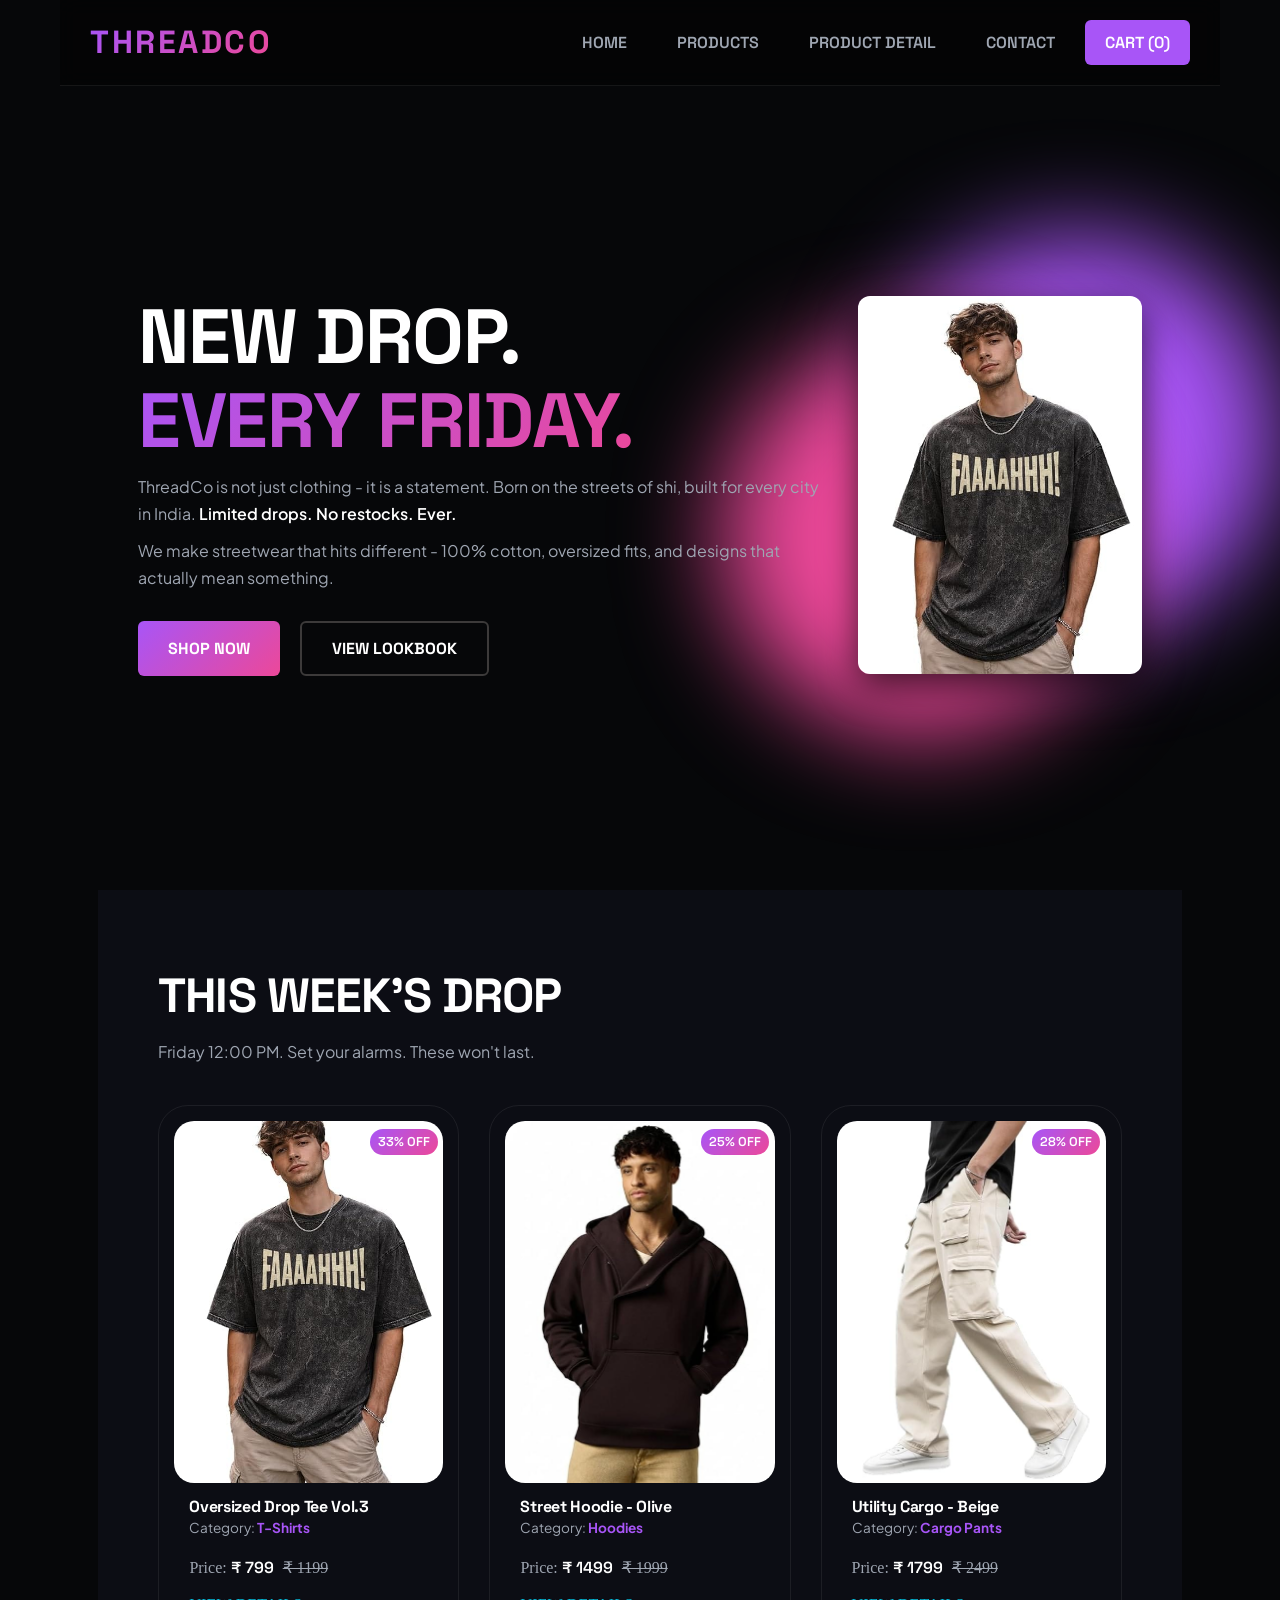
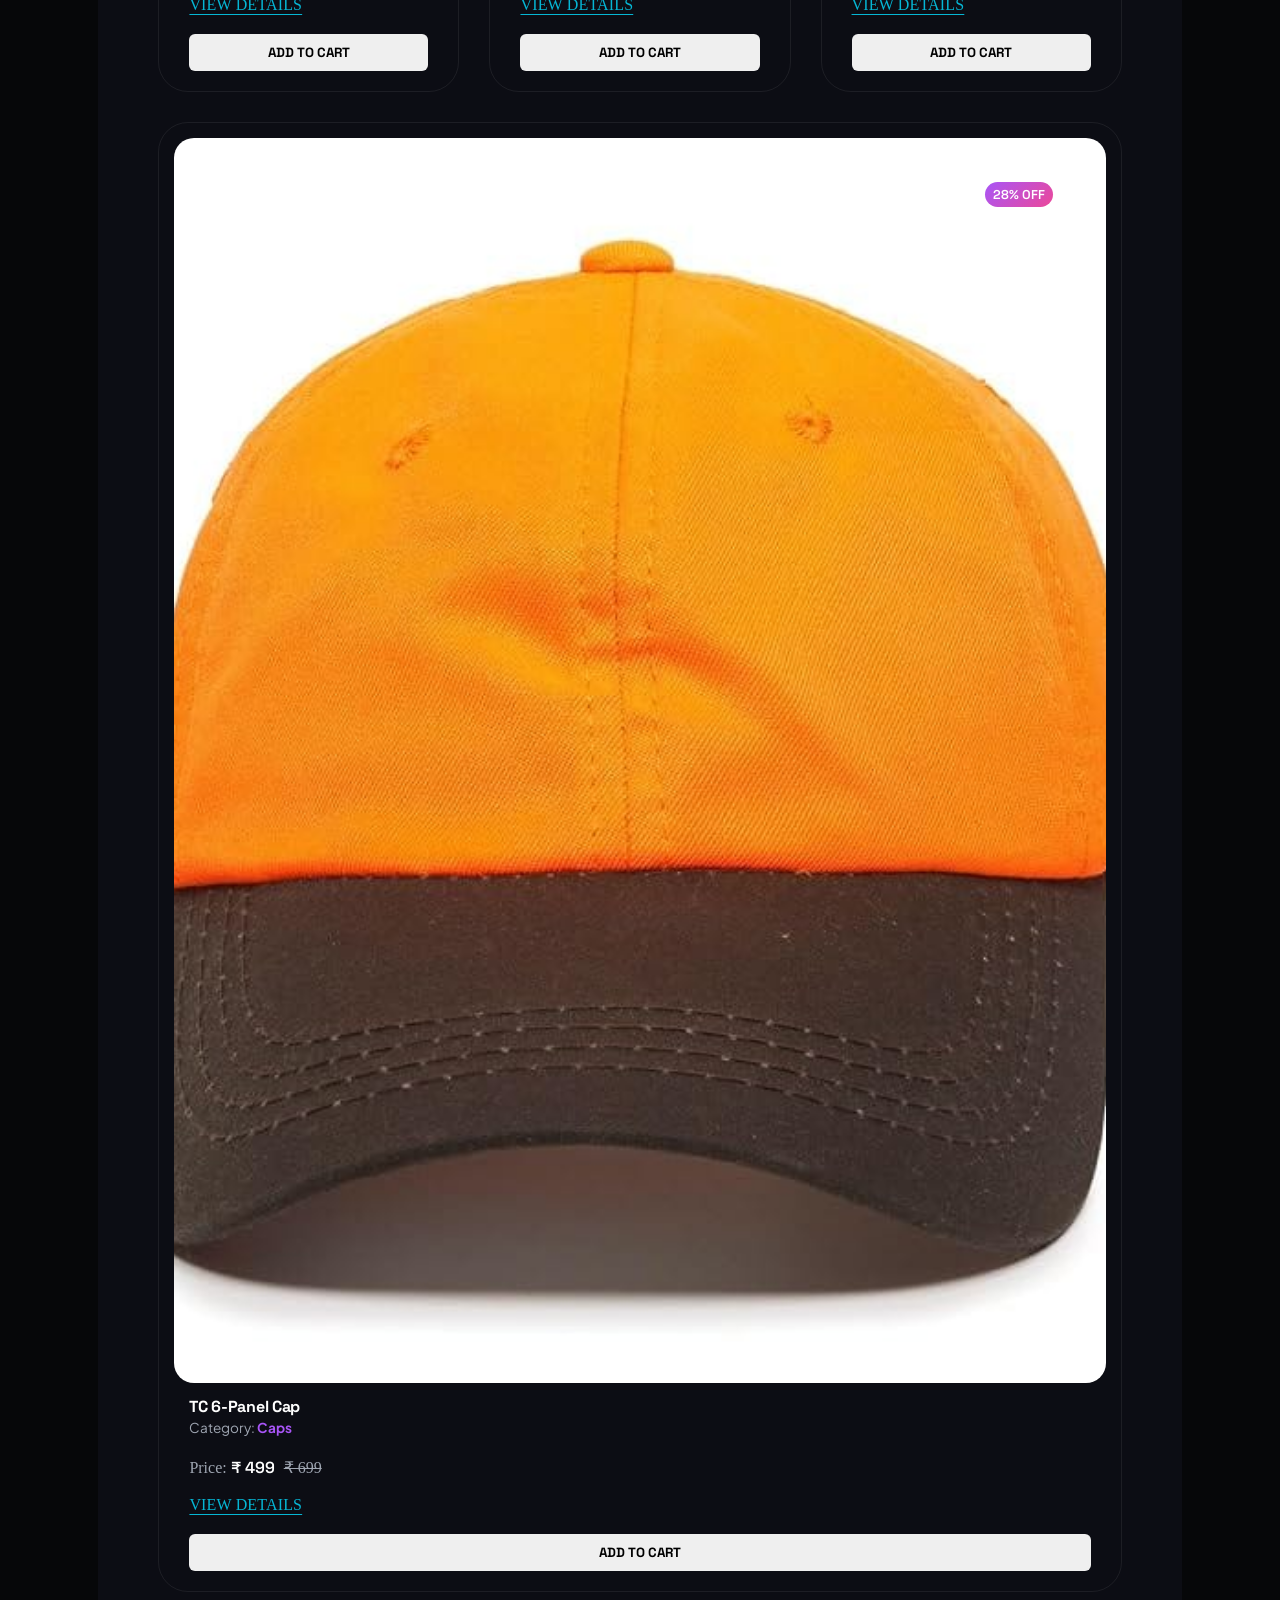
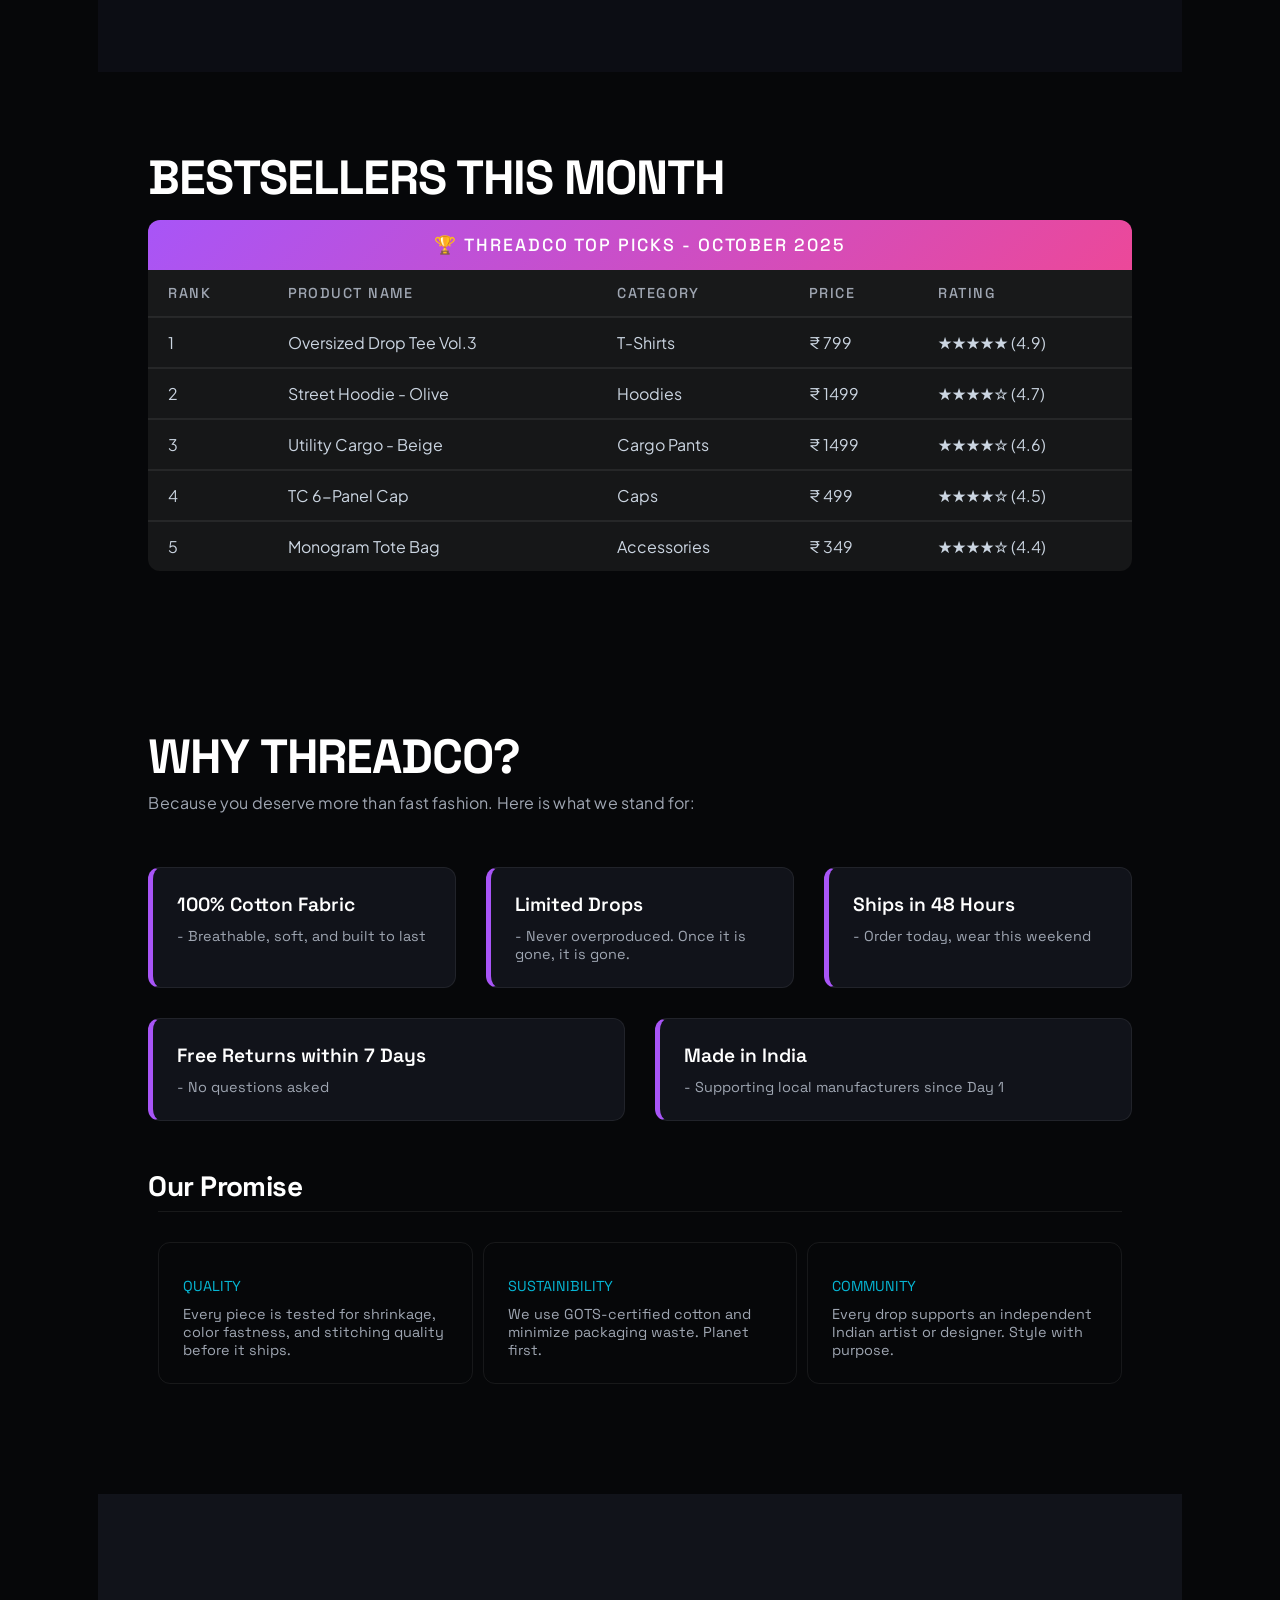
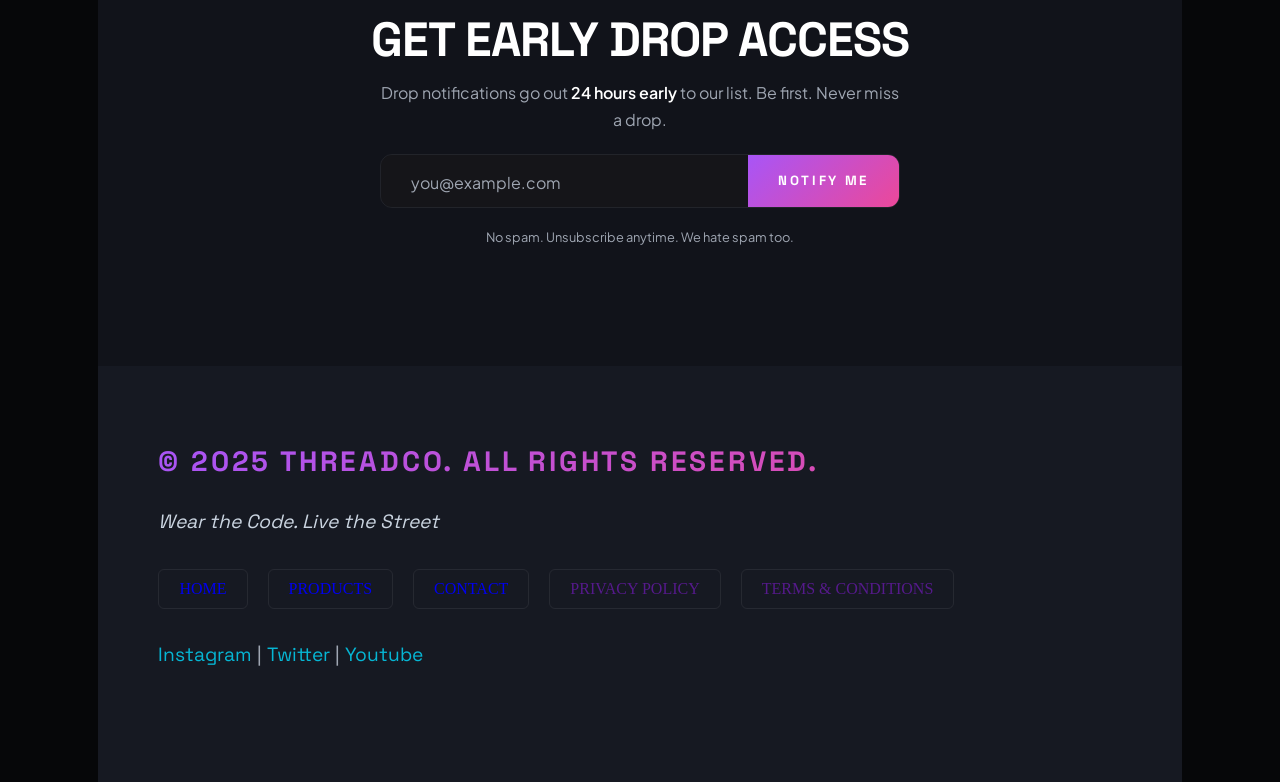
<file: index.html>
<!DOCTYPE html>
<html lang="en">

<head>
    <meta charset="UTF-8">
    <meta name="viewport" content="width=device-width, initial-scale=1.0">
    <title>ThreadCo - Wear the Code. Live the Street.</title>
    <link rel="stylesheet" href="style.css">
</head>

<body>
    <header>
        <h1>ThreadCo</h1>
        <!-- <p><em>Wear the Code. Live the Street</em></p> -->
        <nav>
            <ul>
                <li><a href="index.html">Home</a></li>
                <li><a href="products.html">Products</a></li>
                <li><a href="productDetails.html">Product Detail</a></li>
                <li><a href="contact.html">Contact</a></li>
                <li><a href="">Cart (0)</a></li>
            </ul>
        </nav>
    </header>


    <main>
        <section id="hero">
            <div class="lefthero">
                <h2>New Drop.<br> <span id="gradient-text">Every Friday.</span></h2>
                <p>ThreadCo is not just clothing - it is a statement. Born on the streets of shi, built for every city
                    in
                    India. <strong>Limited drops. No restocks. Ever.</strong></p>
                <p>We make streetwear that hits different - 100% cotton, oversized fits, and designs that actually mean
                    something.</p>
                <div class="cta">
                    <a href="" class="btn1">Shop Now</a>
                    <a href="" class="btn2">View Lookbook</a>
                </div>
            </div>
            <div class="righthero">
                <div class="glow orb1"></div>
                <div class="glow orb2"></div>
                <div class="righthero-image">
                    <img src="images/4.jpeg" alt="">
                </div>
            </div>
        </section>

        <section id="week-drop">
            <h2>This Week's Drop</h2>
            <p>Friday 12:00 PM. Set your alarms. These won't last.</p>

            <div class="cards">
                <article>
                    <figure>
                        <img src="images/4.jpeg" alt="">
                        <figcaption>Oversized Drop Tee Vol.3</figcaption>
                    </figure>
                    <h3>Oversized Drop Tee Vol.3</h3>
                    <p>Category: <span>T-Shirts</span></p>
                    <p>Price: <strong>&#8377 799</strong> <s>&#8377 1199</s></p>
                    <p><mark>33% OFF</mark></p>
                    <a href="">View Details</a>
                    <button>Add to cart</button>
                </article>

                <article>
                    <figure>
                        <img src="images/3.jpeg" alt="">
                        <figcaption>Street Hoodie - Olive</figcaption>
                    </figure>
                    <h3>Street Hoodie - Olive</h3>
                    <p>Category: <span>Hoodies</span></p>
                    <p>Price: <strong>&#8377 1499</strong> <s>&#8377 1999</s></p>
                    <p><mark>25% OFF</mark></p>
                    <a href="">View Details</a>
                    <button>Add to cart</button>
                </article>

                <article>
                    <figure>
                        <img src="images/2.jpeg" alt="">
                        <figcaption>Utility Cargo - Beige</figcaption>
                    </figure>
                    <h3>Utility Cargo - Beige</h3>
                    <p>Category: <span>Cargo Pants</span></p>
                    <p>Price: <strong>&#8377 1799</strong> <s>&#8377 2499</s></p>
                    <p><mark>28% OFF</mark></p>
                    <a href="">View Details</a>
                    <button>Add to cart</button>
                </article>

                <article>
                    <figure>
                        <img src="images/1.jpeg" alt="">
                        <figcaption>TC 6-Panel Cap</figcaption>
                    </figure>
                    <h3>TC 6-Panel Cap</h3>
                    <p>Category: <span>Caps</span></p>
                    <p>Price: <strong>&#8377 499</strong> <s>&#8377 699</s></p>
                    <p><mark>28% OFF</mark></p>
                    <a href="">View Details</a>
                    <button>Add to cart</button>
                </article>
            </div>
        </section>


        <section class="bestsellers" id="bestseller-style">
            <h2>Bestsellers This Month</h2>
            <table>
                <thead>
                    <tr>
                        <th colspan="5">&#127942 ThreadCo Top Picks - October 2025</th>
                    </tr>
                    <tr>
                        <th>Rank</th>
                        <th>Product Name</th>
                        <th>Category</th>
                        <th>Price</th>
                        <th>Rating</th>
                    </tr>
                </thead>
                <tbody>
                    <tr>
                        <td>1</td>
                        <td>Oversized Drop Tee Vol.3</td>
                        <td>T-Shirts</td>
                        <td>&#8377 799</td>
                        <td>&#9733&#9733&#9733&#9733&#9733 (4.9)</td>
                    </tr>
                    <tr>
                        <td>2</td>
                        <td>Street Hoodie - Olive</td>
                        <td>Hoodies</td>
                        <td>&#8377 1499</td>
                        <td>&#9733&#9733&#9733&#9733&#9734 (4.7)</td>
                    </tr>
                    <tr>
                        <td>3</td>
                        <td>Utility Cargo - Beige</td>
                        <td>Cargo Pants</td>
                        <td>&#8377 1499</td>
                        <td>&#9733&#9733&#9733&#9733&#9734 (4.6)</td>
                    </tr>
                    <tr>
                        <td>4</td>
                        <td>TC 6-Panel Cap</td>
                        <td>Caps</td>
                        <td>&#8377 499</td>
                        <td>&#9733&#9733&#9733&#9733&#9734 (4.5)</td>
                    </tr>
                    <tr>
                        <td>5</td>
                        <td>Monogram Tote Bag</td>
                        <td>Accessories</td>
                        <td>&#8377 349</td>
                        <td>&#9733&#9733&#9733&#9733&#9734 (4.4)</td>
                    </tr>
                </tbody>
            </table>
        </section>



        <section id="why-threadCo">
            <h2>Why ThreadCo?</h2>
            <p>Because you deserve more than fast fashion. Here is what we stand for:</p>
            <ul>
                <li><strong>100% Cotton Fabric</strong> - Breathable, soft, and built to last</li>
                <li><strong>Limited Drops</strong> - Never overproduced. Once it is gone, it is gone.</li>
                <li><strong>Ships in 48 Hours</strong> - Order today, wear this weekend</li>
                <li><strong>Free Returns within 7 Days</strong> - No questions asked</li>
                <li><strong>Made in India</strong> - Supporting local manufacturers since Day 1</li>
            </ul>

            <h3>Our Promise</h3>
            <dl>
                <section>
                    <dt>Quality</dt>
                    <dd>Every piece is tested for shrinkage, color fastness, and stitching quality before it ships.</dd>
                </section>
                <section>
                    <dt>Sustainibility</dt>
                    <dd>We use GOTS-certified cotton and minimize packaging waste. Planet first.</dd>
                </section>
                <section>
                    <dt>Community</dt>
                    <dd>Every drop supports an independent Indian artist or designer. Style with purpose.</dd>
            </dl>
        </section>


        <section id="get-early">
            <h2>Get Early Drop Access</h2>
            <p>Drop notifications go out <strong>24 hours early</strong> to our list. Be first. Never miss a drop.</p>
            <form>
                <!-- <label for="mail" name="email">Email: </label> -->
                <input type="email" placeholder="you@example.com" id="mail">
                <button type="submit">Notify Me</button>
            </form>
            <small>No spam. Unsubscribe anytime. We hate spam too.</small>
        </section>
    </main>


    <footer id="footer">
        <h3>&copy 2025 ThreadCo. All rights reserved.</h3>
        <p><em>Wear the Code. Live the Street</em></p>
        <nav>
            <ul>
                <li><a href="index.html">Home</a></li>
                <li><a href="products.html">Products</a></li>
                <li><a href="contact.html">Contact</a></li>
                <li><a href="">Privacy Policy</a></li>
                <li><a href="">Terms & Conditions</a></li>
            </ul>
        </nav>
        <p><a href="">Instagram</a> | <a href="">Twitter</a> | <a href="">Youtube</a></p>
    </footer>
</body>

</html>
</file>
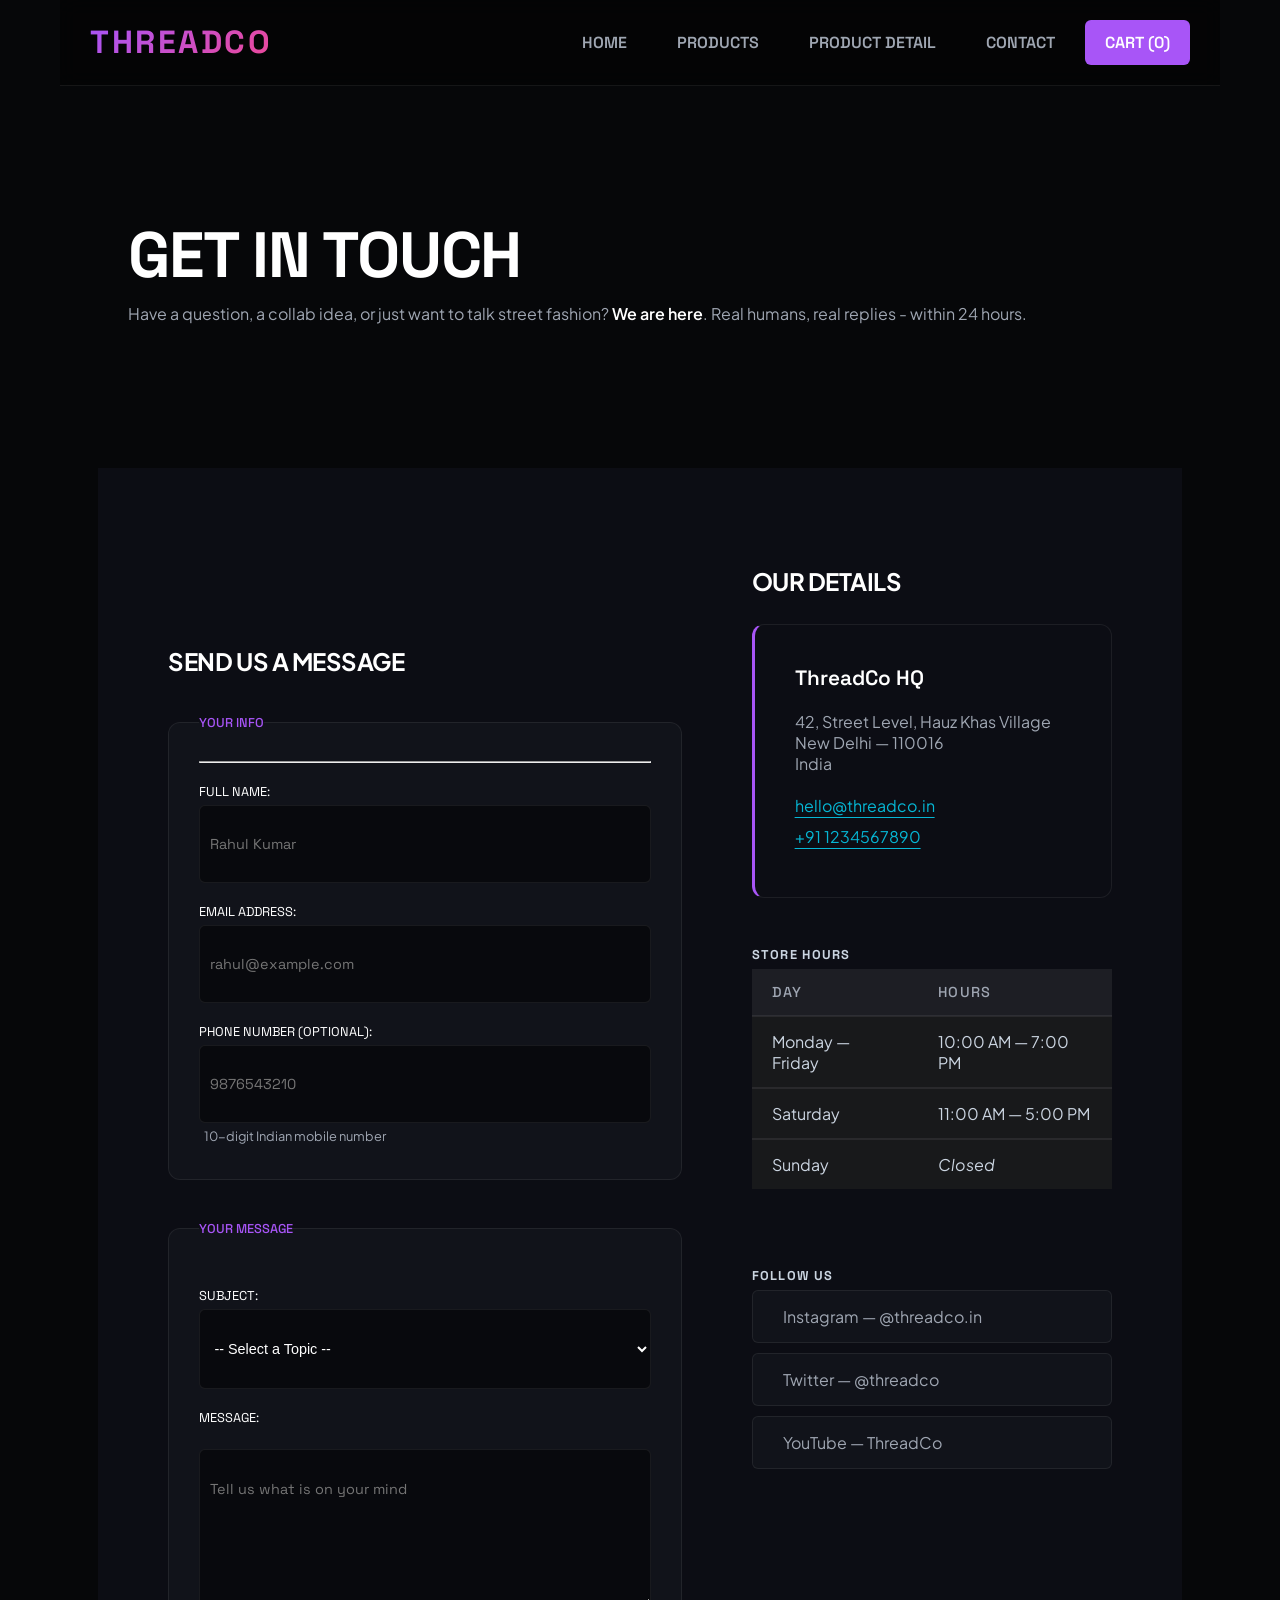
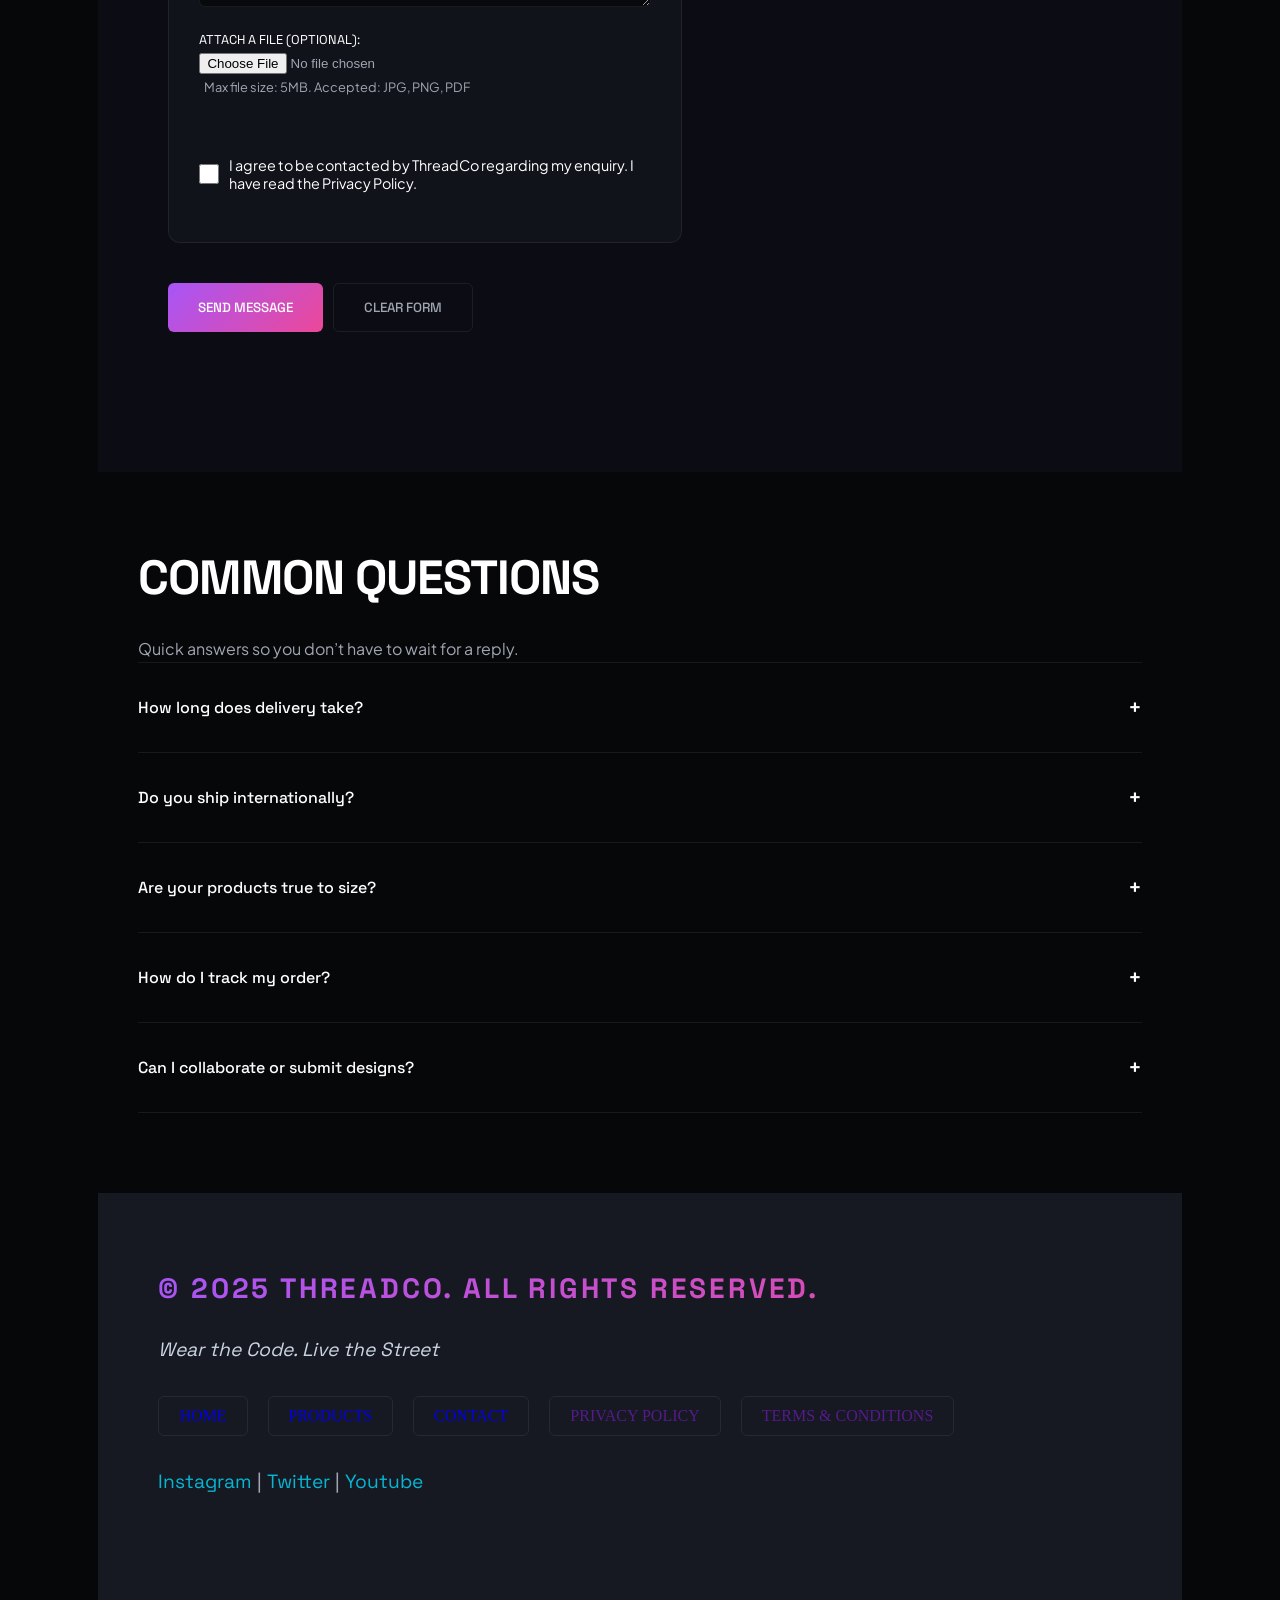
<file: contact.html>
<!DOCTYPE html>
<html lang="en">

<head>
    <meta charset="UTF-8">
    <meta name="viewport" content="width=device-width, initial-scale=1.0">
    <title>Contact - ThreadCo</title>
    <link rel="stylesheet" href="style.css">
</head>

<body>
    <header>
        <h1>ThreadCo</h1>
        <!-- <p><em>Wear the Code. Live the Street</em></p> -->
        <nav>
            <ul>
                <li><a href="index.html">Home</a></li>
                <li><a href="products.html">Products</a></li>
                <li><a href="productDetails.html">Product Detail</a></li>
                <li><a href="contact.html">Contact</a></li>
                <li><a href="">Cart (0)</a></li>
            </ul>
        </nav>
    </header>

    <main>
        <section class="get-in-touch">
            <h2>Get In Touch</h2>
            <p>Have a question, a collab idea, or just want to talk street fashion? <strong>We are here</strong>. Real
                humans, real replies - within 24 hours.</p>
        </section>

        <div class="details">
            <section class="send-message">
                <h2>Send Us a Message</h2>
                <form action="">
                    <fieldset>
                        <legend>Your Info</legend>
                        <hr>
                        <label for="fname">Full Name: </label>
                        <input type="text" id="fname" placeholder="Rahul Kumar">

                        <label for="mail">Email Address: </label>
                        <input type="email" id="mail" placeholder="rahul@example.com">

                        <label for="phone">Phone Number (optional): </label>
                        <input type="tel" id="phone" placeholder="9876543210">
                        <br>
                        <small>10-digit Indian mobile number</small>
                    </fieldset>

                    <fieldset>
                        <legend>Your Message</legend>
                        <label for="Select">Subject: </label>
                        <select id="Select" name="Select">
                            <option value="-- Select a Topic --" selected>-- Select a Topic --</option>
                            <option value="Order Issue">Order Issue</option>
                            <option value="Return / Refund">Return / Refund</option>
                            <option value="Collaboration / Partnership">Collaboration / Partnership</option>
                            <option value="Wholesale Enquiry">Wholesale Enquiry</option>
                            <option value="General Query">General Qury</option>
                        </select>

                        <label for="msg">Message: </label>
                        <br>
                        <textarea rows="6" cols="50" placeholder="Tell us what is on your mind"></textarea>

                        <label for="File">Attach a File (optional): </label>
                        <input type="file" id="File">
                        <small>Max file size: 5MB. Accepted: JPG, PNG, PDF</small><br><br>

                        <div class="consent">
                            <input type="checkbox" id="privacy" name="consent" required>
                            <label for="privacy">
                                I agree to be contacted by ThreadCo regarding my enquiry. I have read the
                                Privacy Policy.
                            </label>
                        </div>

                    </fieldset>
                    <div class="contact-btns">
                        <button type="submit">Send Message</button>
                        <button type="reset">Clear Form</button>
                    </div>
                </form>
            </section>

            <section class="our-details">
                <h2>Our Details</h2>
                <address>
                    <strong>ThreadCo HQ</strong><br>
                    42, Street Level, Hauz Khas Village<br>
                    New Delhi — 110016<br>
                    India
                    <br><br>
                    <a href="mailto:hello@threadco.in">hello@threadco.in</a><br>
                    <a href="tel:+911234567890">+91 1234567890</a>
                </address>

                <div class="contact-table">
                    <h3>Store Hours</h3>
                    <table>
                        <tr>
                            <th>Day</th>
                            <th>Hours</th>
                        </tr>
                        <tr>
                            <td>Monday — Friday</td>
                            <td>10:00 AM — 7:00 PM</td>
                        </tr>
                        <tr>
                            <td>Saturday</td>
                            <td>11:00 AM — 5:00 PM</td>
                        </tr>
                        <tr>
                            <td>Sunday</td>
                            <td><i>Closed</i></td>
                        </tr>
                    </table>
                </div>

                <div class="contact-follow">
                    <h3>Follow Us</h3>
                    <ul>
                        <li><a href="#">Instagram — @threadco.in</a></li>
                        <li><a href="#">Twitter — @threadco</a></li>
                        <li><a href="#">YouTube — ThreadCo</a></li>
                    </ul>
                </div>
            </section>
        </div>

        <section class="common-questions">
            <h2>Common Questions</h2>
            <p>Quick answers so you don’t have to wait for a reply.</p>

            <details>
                <summary>How long does delivery take?</summary>
                <p>We ship within <strong>48 hours</strong> of order confirmation. Standard delivery takes <strong> 3—5
                        business days</strong> across India. Express delivery (1—2 days) is available at checkout for
                    select pin codes.</p>
            </details>

            <details>
                <summary>Do you ship internationally?</summary>
                <p>Not yet — but we’re working on it. International shipping is planned for early 2026. Sign up for our
                    newsletter to get notified first.</p>
            </details>

            <details>
                <summary>Are your products true to size?</summary>
                <p>ThreadCo tees and hoodies are <strong>oversized by design</strong>. If you prefer a more fitted look,
                    we recommend sizing down. Check the <a href="Size Guide"></a> on any product page for exact
                    measurements.</p>
            </details>

            <details>
                <summary>How do I track my order?</summary>
                <p>Once your order ships, you will receive a tracking link via SMS and email. You can also track your
                    order by entering your order ID on our <a href="Order Tracking page"></a>.</p>
            </details>

            <details>
                <summary>Can I collaborate or submit designs?</summary>
                <p>Absolutely. ThreadCo works with independent Indian artists on every drop. If you have a design
                    concept or want to collab, reach out via the form above and select <strong>“Collaboration /
                        Partnership”</strong> as the subject. We read every single message.</p>
            </details>
        </section>
    </main>

    <footer id="footer">
        <h3>&copy 2025 ThreadCo. All rights reserved.</h3>
        <p><em>Wear the Code. Live the Street</em></p>
        <nav>
            <ul>
                <li><a href="index.html">Home</a></li>
                <li><a href="products.html">Products</a></li>
                <li><a href="contact.html">Contact</a></li>
                <li><a href="">Privacy Policy</a></li>
                <li><a href="">Terms & Conditions</a></li>
            </ul>
        </nav>
        <p><a href="">Instagram</a> | <a href="">Twitter</a> | <a href="">Youtube</a></p>
    </footer>
</body>

</html>
</file>
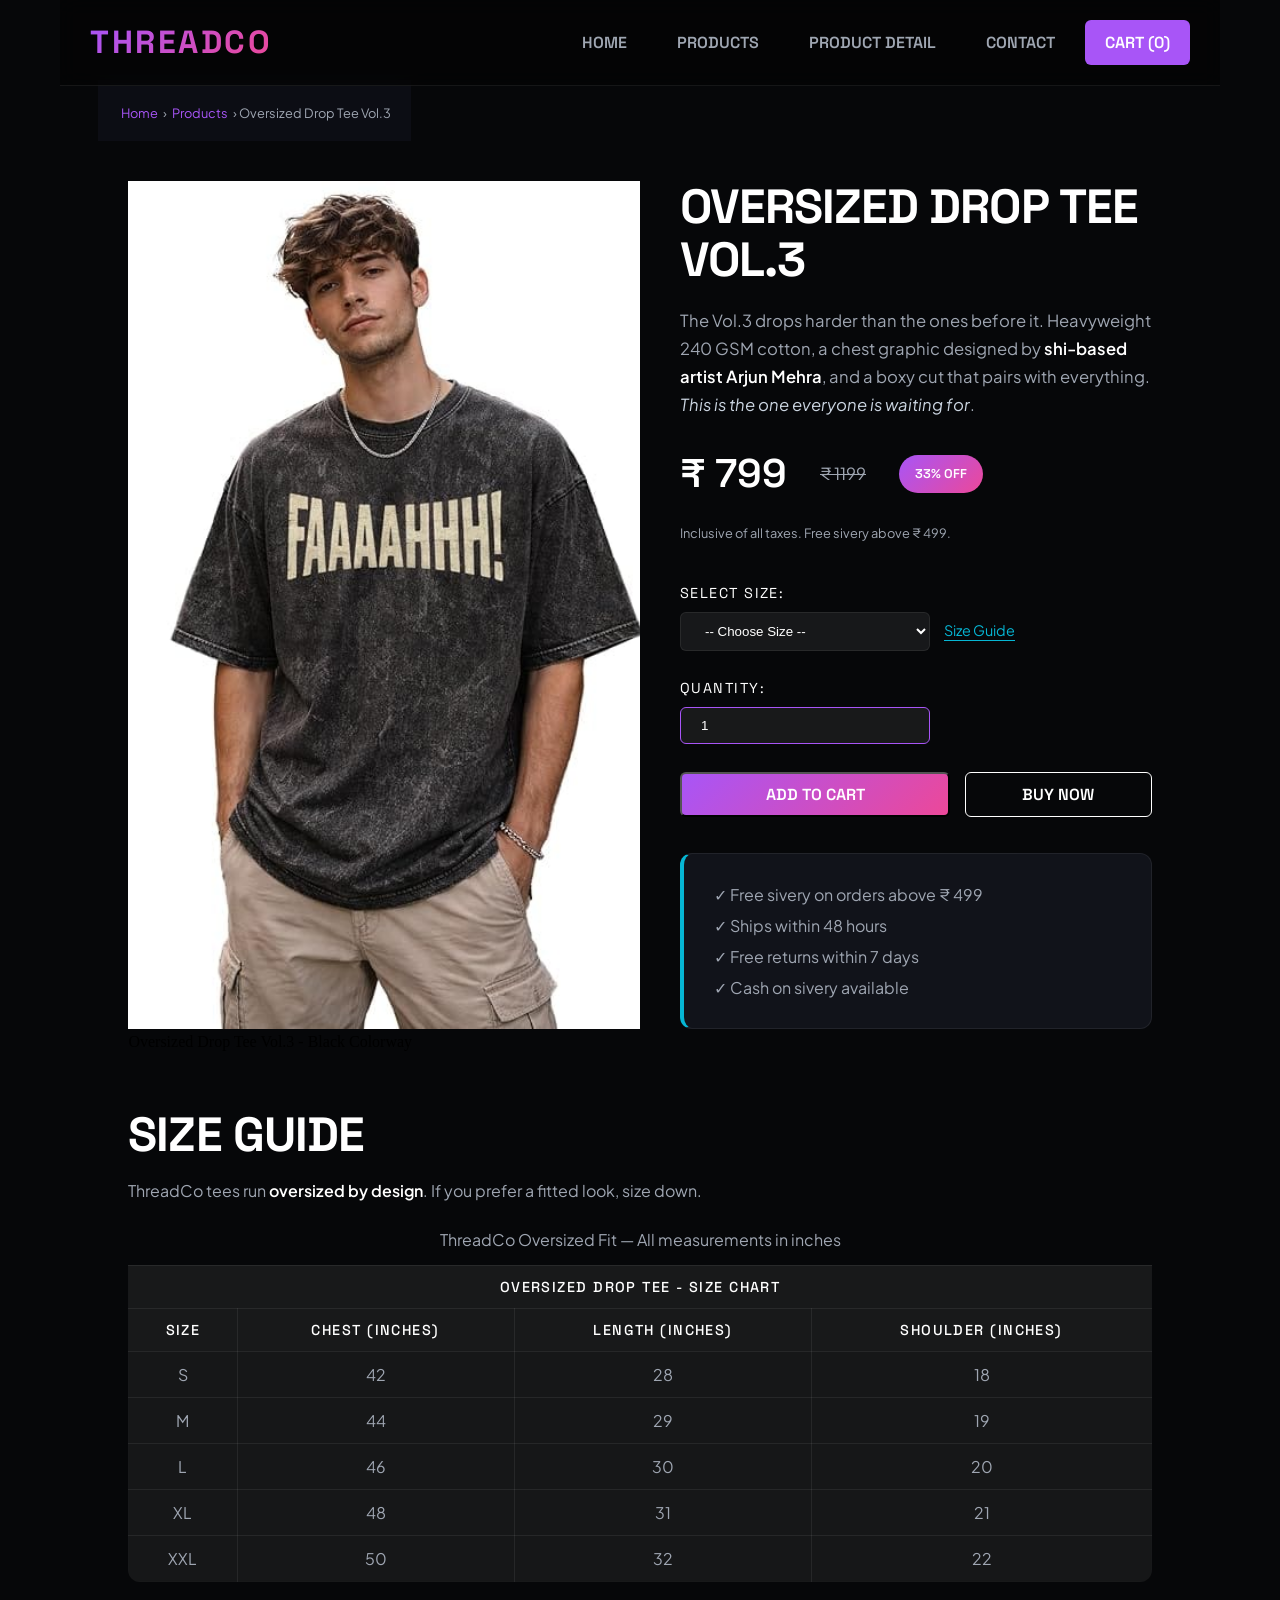
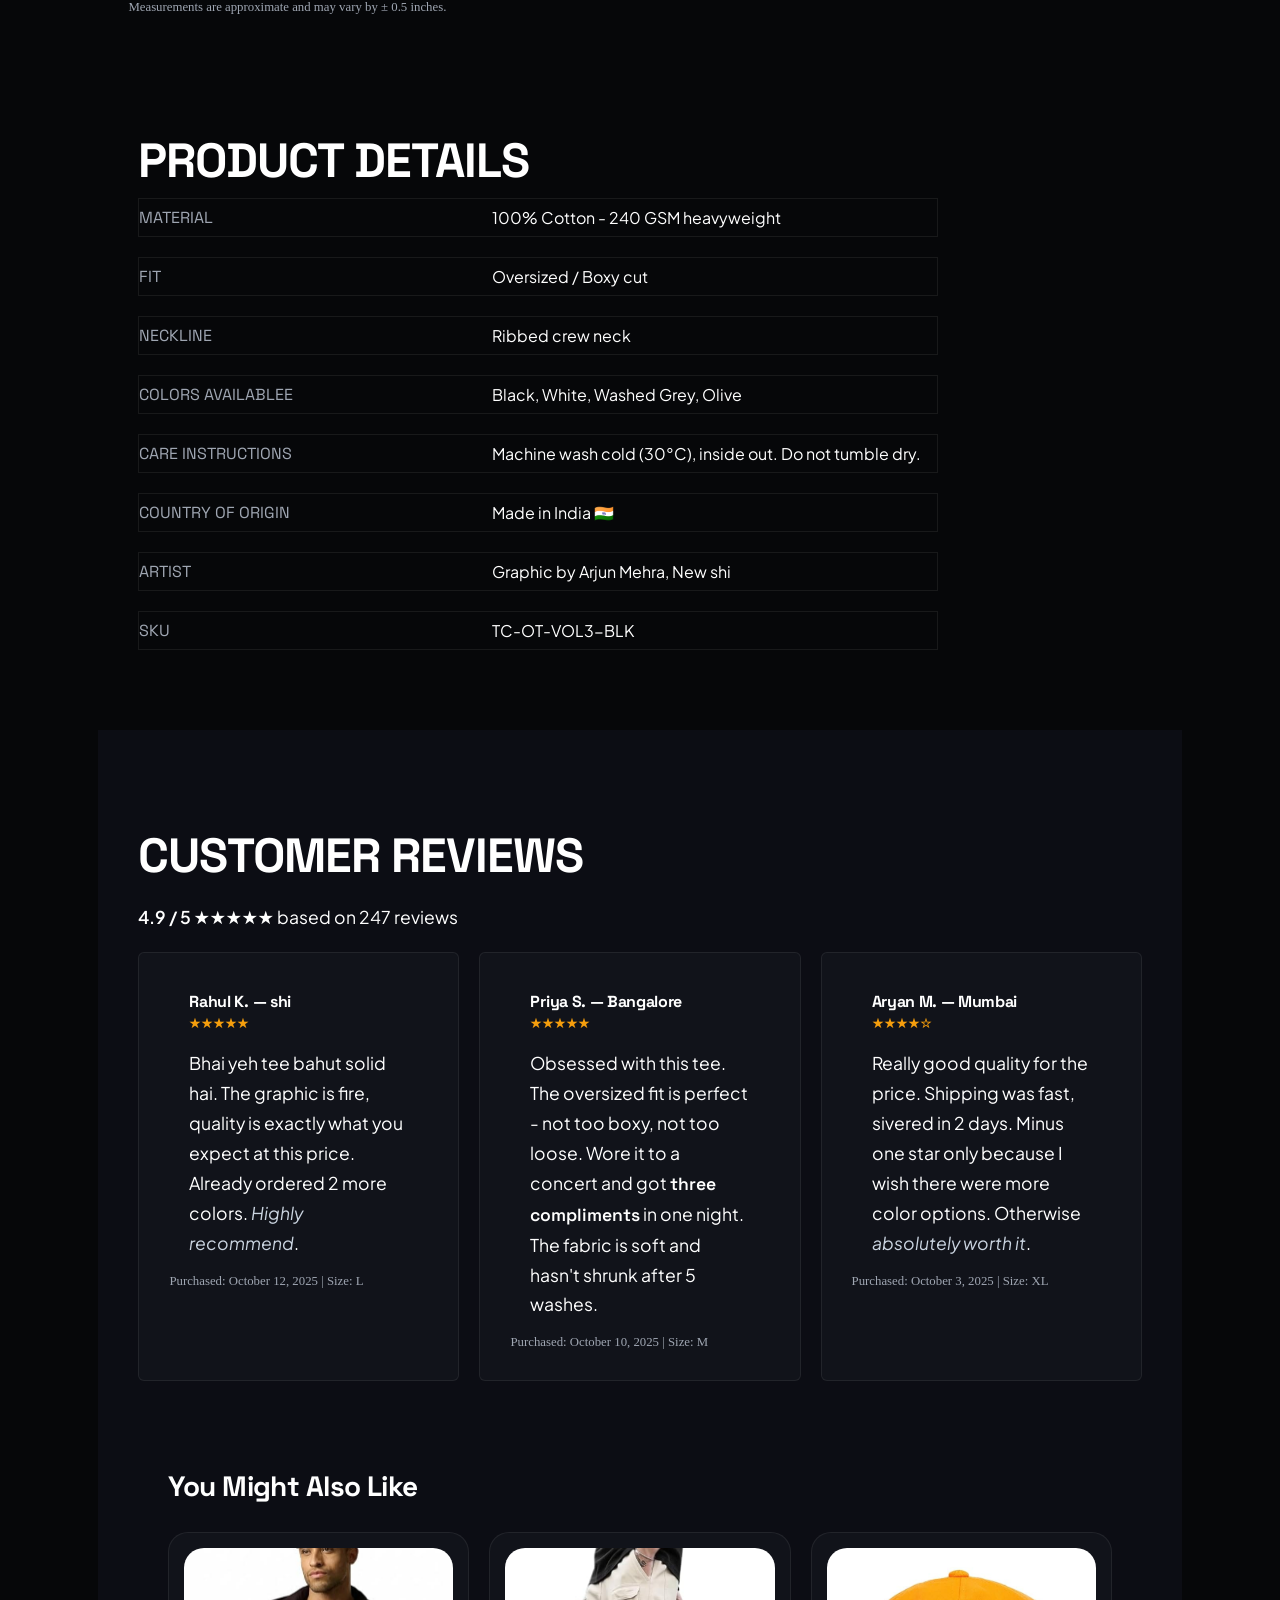
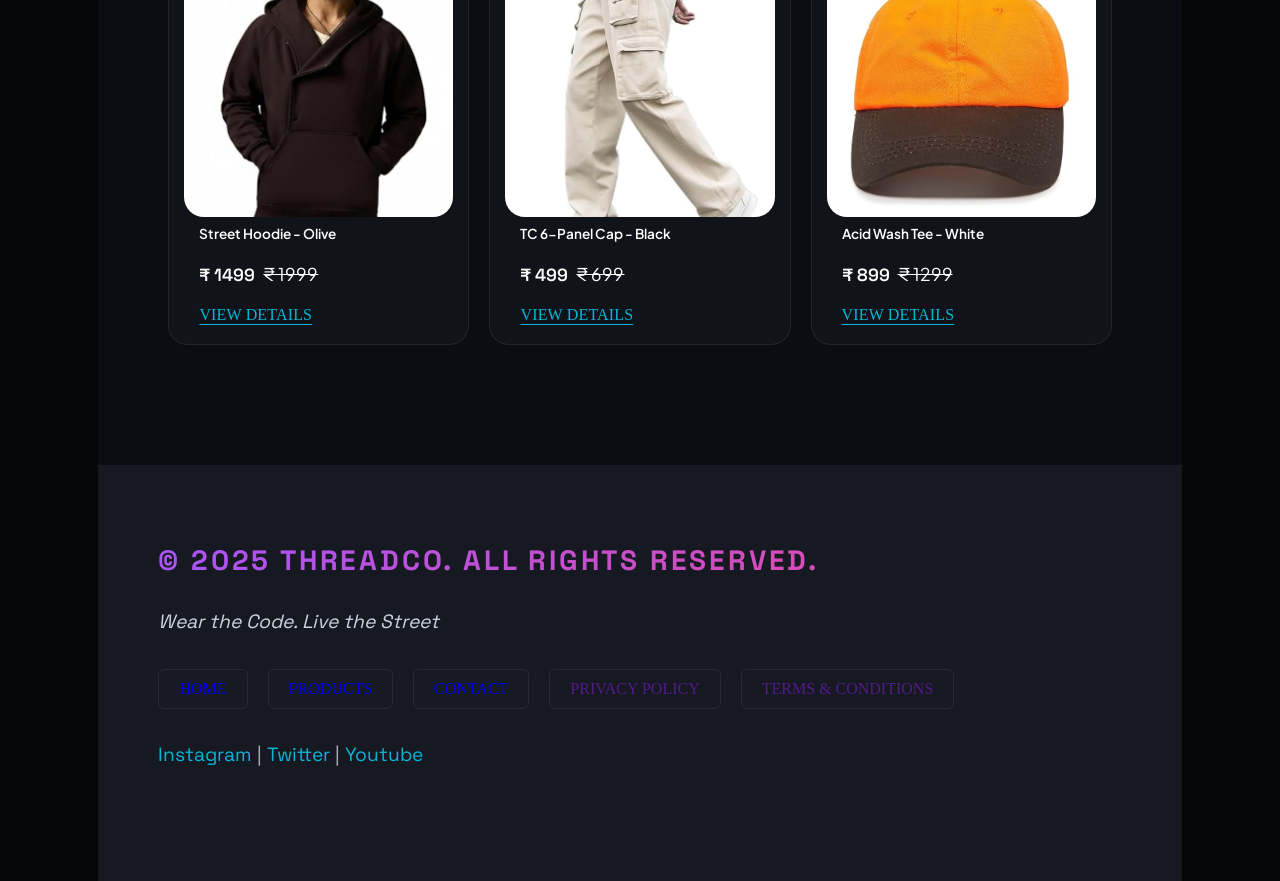
<file: productDetails.html>
<!DOCTYPE html>
<html lang="en">

<head>
    <meta charset="UTF-8">
    <meta name="viewport" content="width=device-width, initial-scale=1.0">
    <title>Oversized Drop Tee Vol.3 - ThreadCo</title>
    <link rel="stylesheet" href="style.css">
</head>

<body>
    <header>
        <h1>ThreadCo</h1>
        <!-- <p><em>Wear the Code. Live the Street</em></p> -->
        <nav>
            <ul>
                <li><a href="index.html">Home</a></li>
                <li><a href="products.html">Products</a></li>
                <li><a href="productDetails.html">Product Detail</a></li>
                <li><a href="contact.html">Contact</a></li>
                <li><a href="">Cart (0)</a></li>
            </ul>
        </nav>
    </header>

    <main>
        <nav aria-label="breadcrumb">
            <a href="index.html">Home</a>
            ›
            <a href="products.html">Products</a>
            › Oversized Drop Tee Vol.3
        </nav>

        <section id="Oversized">
            <figure>
                <img src="images/4.jpeg" alt="">
                <figcaption>Oversized Drop Tee Vol.3 - Black Colorway</figcaption>
            </figure>

            <div class="Oversized-left">
                <h2>Oversized Drop Tee Vol.3</h2>
                <p>
                    The Vol.3 drops harder than the ones before it. Heavyweight 240 GSM cotton, a chest graphic designed
                    by
                    <strong>shi-based artist Arjun Mehra</strong>, and a boxy cut that pairs with everything.
                    <em>This is the one everyone is waiting for</em>.
                </p>
                <p>
                    <strong>&#8377 799 </strong>
                    &nbsp;
                    <s>&#8377 1199</s>
                    &nbsp;
                    <mark>33% OFF</mark>
                </p>

                <p>
                    <small>Inclusive of all taxes. Free sivery above &#8377 499.</small>
                </p>

                <br>

                <label for="size">Select Size: </label>
                <select id="size">
                    <option selected value="-- Choose Size --">-- Choose Size --</option>
                    <option value="S">S</option>
                    <option value="M">M</option>
                    <option value="L">L</option>
                    <option value="XL">XL</option>
                    <option value="XXL">XXL</option>
                </select>
                <a href="#size-chart">Size Guide</a>

                <br><br>
                <label for="quantity">Quantity: </label>
                <input type="number" id="quantity" value="1" min="1" max="10">
                <br><br>

                <div class="product-details-btns">
                    <button>Add to Cart</button>
                    <button>Buy Now</button>
                </div>
                <br><br>

                <ul>
                    <li>&#10003 Free sivery on orders above &#8377 499</li>
                    <li>&#10003 Ships within 48 hours</li>
                    <li>&#10003 Free returns within 7 days</li>
                    <li>&#10003 Cash on sivery available</li>
                </ul>
            </div>
        </section>

        <section id="size-chart" class="bestsellers">
            <h2>Size Guide</h2>
            <p>ThreadCo tees run <strong>oversized by design</strong>. If you prefer a fitted look, size down.</p>
            <table>
                <caption>ThreadCo Oversized Fit — All measurements in inches</caption>
                <tr>
                    <th colspan="4">Oversized Drop Tee - Size Chart</th>
                </tr>
                <tr>
                    <th>Size</th>
                    <th>Chest (inches)</th>
                    <th>Length (inches)</th>
                    <th>Shoulder (inches)</th>
                </tr>
                <tr>
                    <td>S</td>
                    <td>42</td>
                    <td>28</td>
                    <td>18</td>
                </tr>
                <tr>
                    <td>M</td>
                    <td>44</td>
                    <td>29</td>
                    <td>19</td>
                </tr>
                <tr>
                    <td>L</td>
                    <td>46</td>
                    <td>30</td>
                    <td>20</td>
                </tr>
                <tr>
                    <td>XL</td>
                    <td>48</td>
                    <td>31</td>
                    <td>21</td>
                </tr>
                <tr>
                    <td>XXL</td>
                    <td>50</td>
                    <td>32</td>
                    <td>22</td>
                </tr>
            </table>
            <small>Measurements are approximate and may vary by ± 0.5 inches.</small>
        </section>
        <section id="product-details">
            <h2>Product Details</h2>
            <dl>
                <div>
                    <dt>Material</dt>
                    <dd>100% Cotton - 240 GSM heavyweight</dd>
                </div>
                <div>
                    <dt>Fit</dt>
                    <dd>Oversized / Boxy cut</dd>
                </div>
                <div>
                    <dt>Neckline</dt>
                    <dd>Ribbed crew neck</dd>
                </div>
                <div>
                    <dt>Colors Availablee</dt>
                    <dd>Black, White, Washed Grey, Olive</dd>
                </div>
                <div>
                    <dt>Care Instructions</dt>
                    <dd>Machine wash cold (30°C), inside out. Do not tumble dry.</dd>
                </div>
                <div>
                    <dt>Country of Origin</dt>
                    <dd>Made in India 🇮🇳</dd>
                </div>
                <div>
                    <dt>Artist</dt>
                    <dd>Graphic by Arjun Mehra, New shi</dd>
                </div>
                <div>
                    <dt>SKU</dt>
                    <dd>TC-OT-VOL3-BLK</dd>
                </div>
            </dl>
        </section>
        <section class="customer-reviews">
            <h2>Customer Reviews</h2>
            <p>
                <strong>4.9 / 5</strong>
                &#9733&#9733&#9733&#9733&#9733
                based on 247 reviews
            </p>

            <div class="customer-reviews-details">
                <article>
                    <h3>Rahul K. — shi</h3>
                    <p>&#9733&#9733&#9733&#9733&#9733</p>
                    <p>Bhai yeh tee bahut solid hai. The graphic is fire, quality is exactly what you expect at this
                        price.
                        Already ordered 2 more colors. <em>Highly recommend</em>.</p>
                    <small>Purchased: October 12, 2025 | Size: L</small>
                </article>

                <article>
                    <h3>Priya S. — Bangalore</h3>
                    <p>&#9733&#9733&#9733&#9733&#9733</p>
                    <p>Obsessed with this tee. The oversized fit is perfect - not too boxy, not too loose. Wore it to a
                        concert
                        and got <strong>three compliments</strong> in one night. The fabric is soft and hasn't shrunk
                        after
                        5
                        washes.</p>
                    <small>Purchased: October 10, 2025 | Size: M</small>
                </article>

                <article>
                    <h3>Aryan M. — Mumbai</h3>
                    <p>&#9733&#9733&#9733&#9733&#9734</p>
                    <p>Really good quality for the price. Shipping was fast, sivered in 2 days. Minus one star only
                        because
                        I
                        wish there were more color options. Otherwise <em>absolutely worth it</em>.</p>
                    <small>Purchased: October 3, 2025 | Size: XL</small>
                </article>
            </div>

            <section class="also-know">
                <h3>You Might Also Like</h3>
                <div class="also-know-items">
                    <article>
                    <figure>
                        <img src="images/3.jpeg" alt="">
                        <figcaption>Street Hoodie - Olive</figcaption>
                    </figure>
                    <p><strong>Street Hoodie - Olive</strong></p>
                    <p><strong>&#8377 1499</strong>&nbsp;<s>&#8377 1999</s></p>
                    <a href="">View Details</a>
                </article>

                <article>
                        <figure>
                            <img src="images/2.jpeg" alt="">
                            <figcaption>TC 6-Panel Cap - Black</figcaption>
                        </figure>
                        <p><strong>TC 6-Panel Cap - Black</strong></p>
                        <p><strong>&#8377 499</strong>&nbsp;<s>&#8377 699</s></p>
                        <a href="">View Details</a>
                </article>

                <article>
                            <figure>
                                <img src="images/1.jpeg" alt="">
                                <figcaption>Acid Wash Tee - White</figcaption>
                            </figure>
                            <p><strong>Acid Wash Tee - White</strong></p>
                            <p><strong>&#8377 899</strong>&nbsp;<s>&#8377 1299</s></p>
                            <a href="">View Details</a>
                </article>
                </div>
            </section>

        </section>
    </main>

    <footer id="footer">
        <h3>&copy 2025 ThreadCo. All rights reserved.</h3>
        <p><em>Wear the Code. Live the Street</em></p>
        <nav>
            <ul>
                <li><a href="index.html">Home</a></li>
                <li><a href="products.html">Products</a></li>
                <li><a href="contact.html">Contact</a></li>
                <li><a href="">Privacy Policy</a></li>
                <li><a href="">Terms & Conditions</a></li>
            </ul>
        </nav>
        <p><a href="">Instagram</a> | <a href="">Twitter</a> | <a href="">Youtube</a></p>
    </footer>
</body>

</html>
</file>
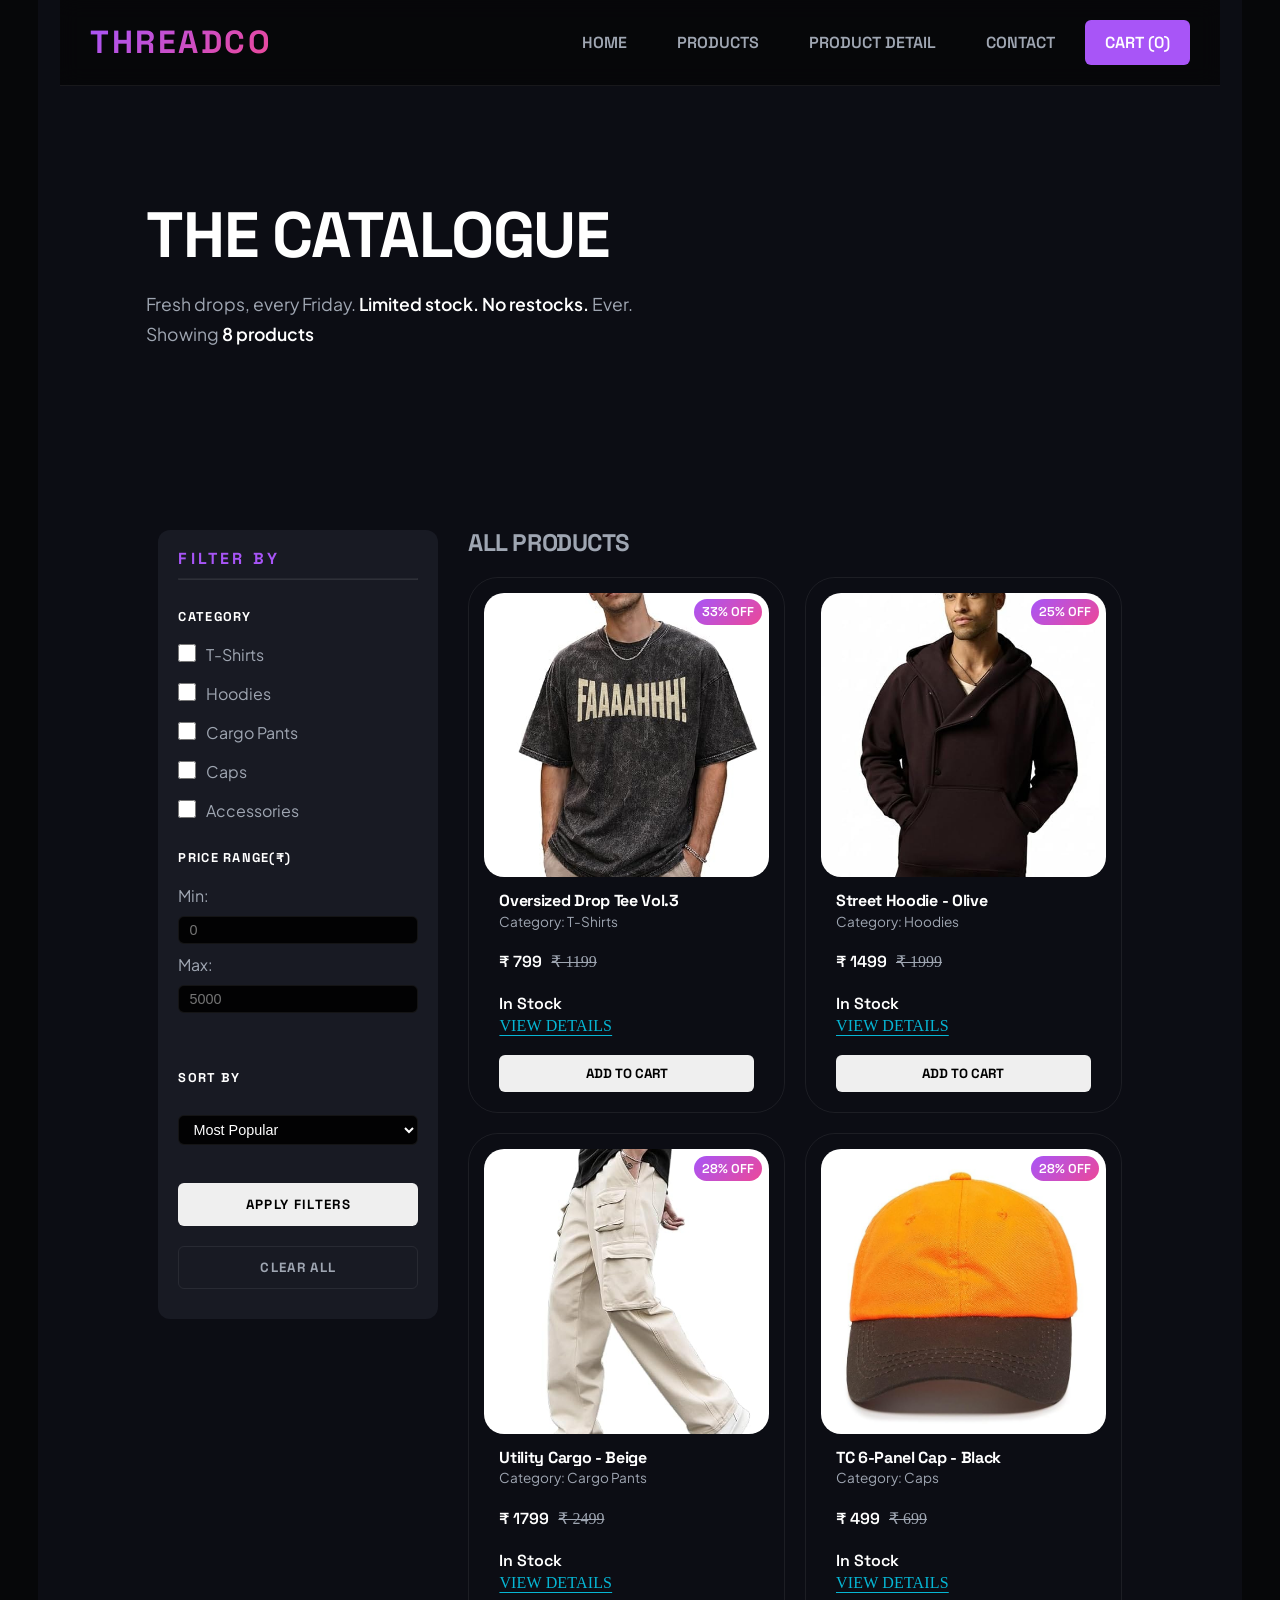
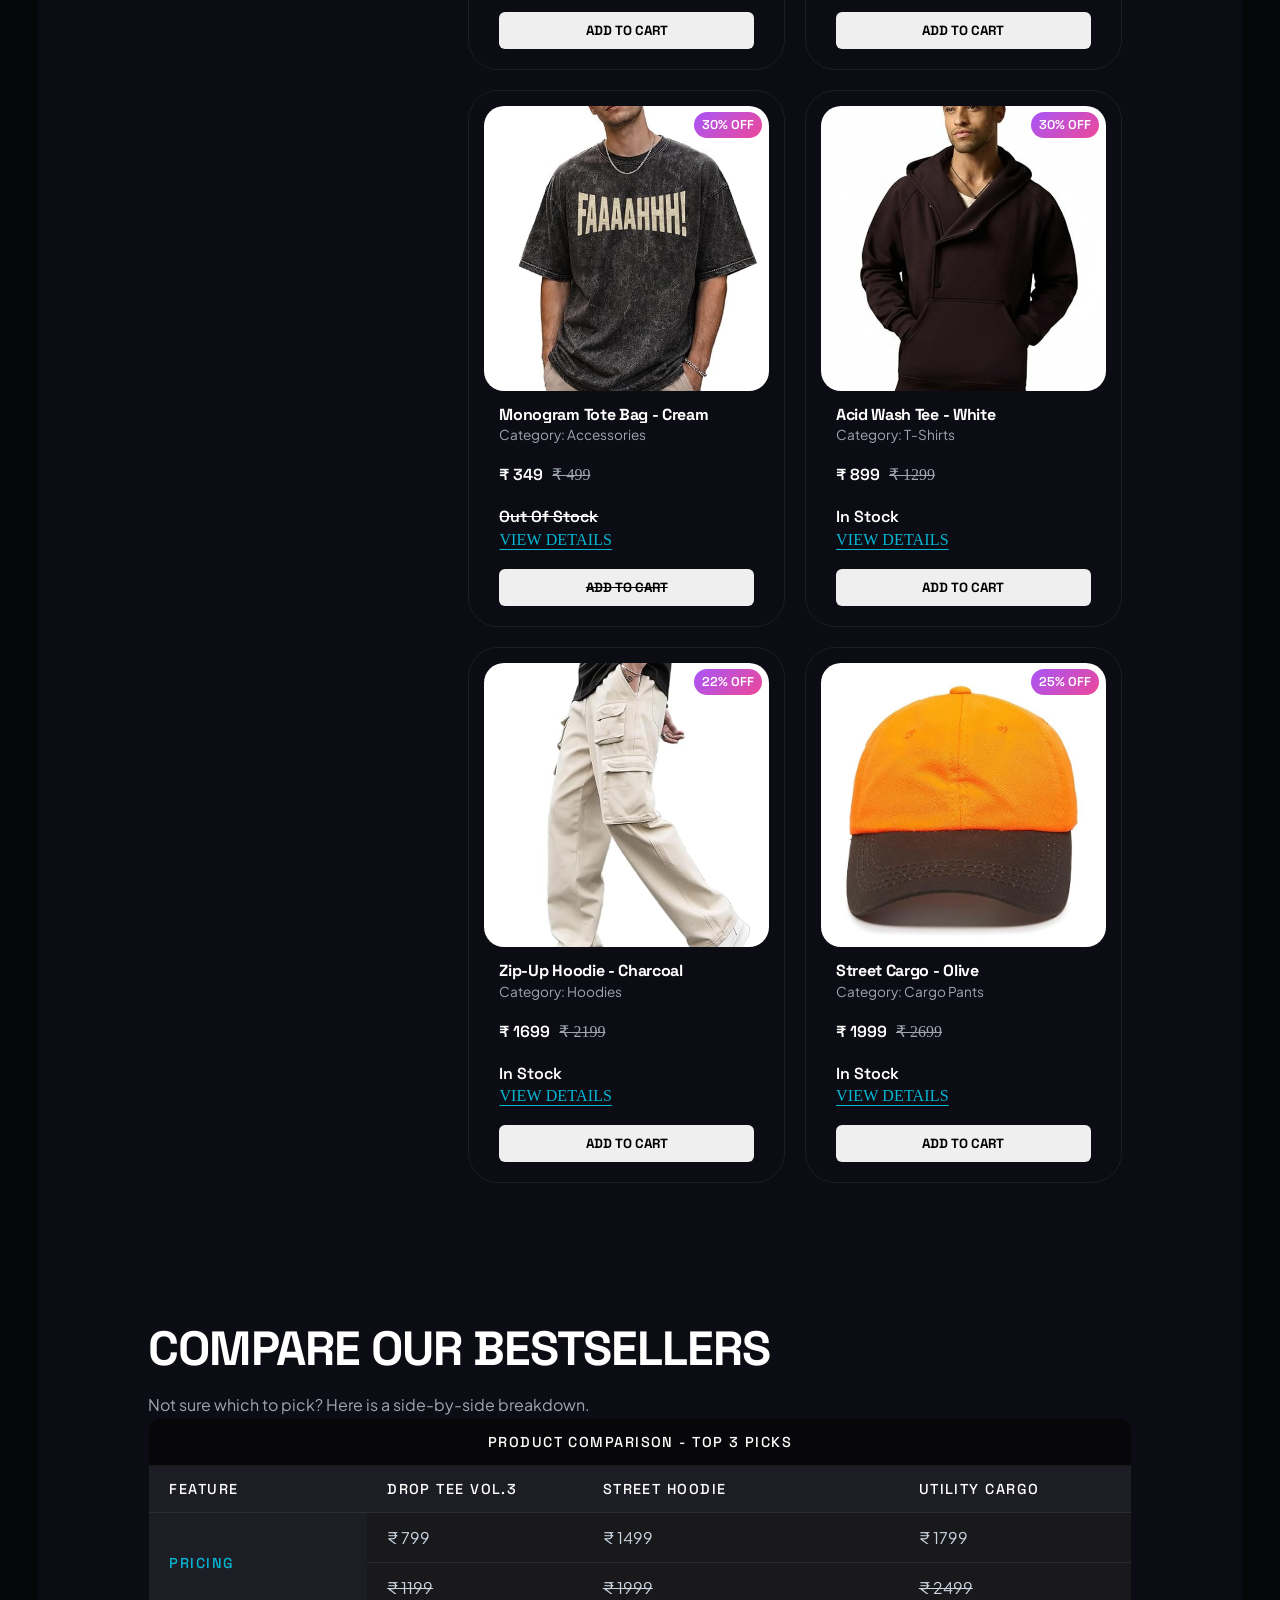
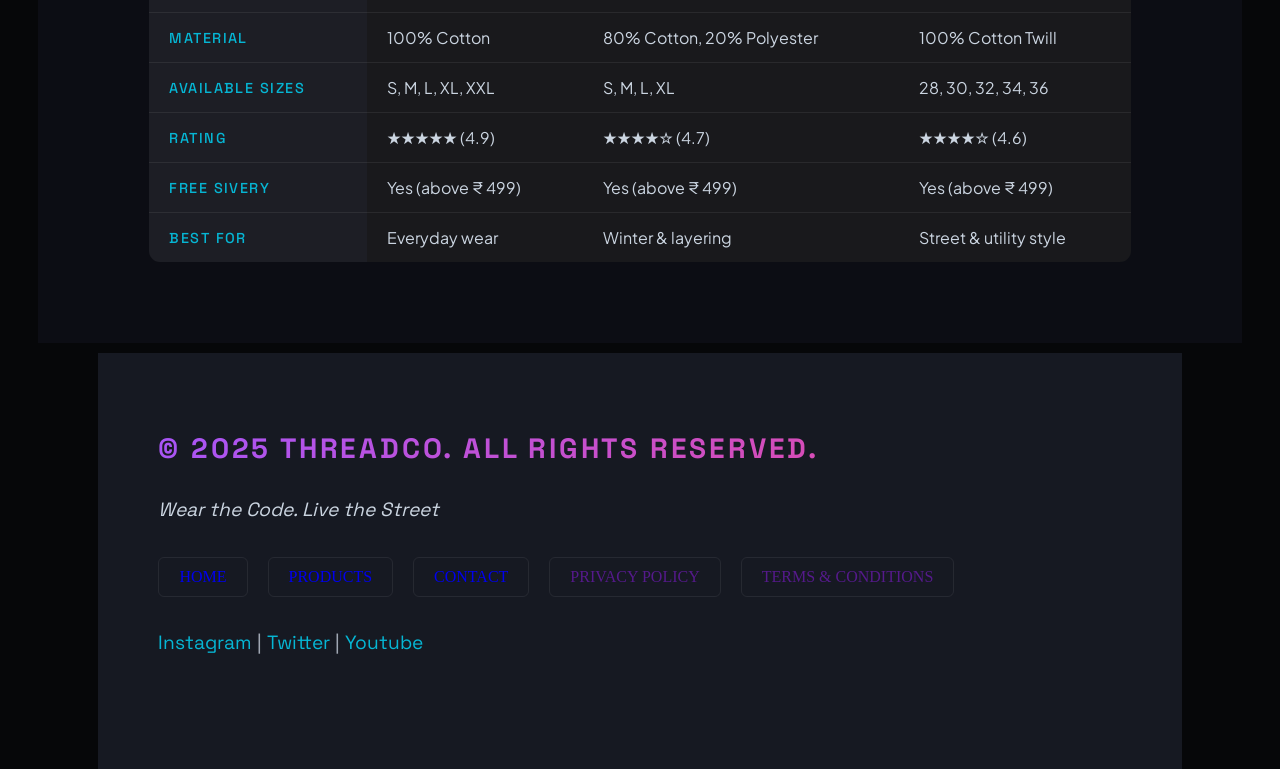
<file: products.html>
<!DOCTYPE html>
<html lang="en">

<head>
    <meta charset="UTF-8">
    <meta name="viewport" content="width=device-width, initial-scale=1.0">
    <title>ThreadCo - The Catalogue</title>
    <link rel="stylesheet" href="style.css">
</head>

<body>
    <header>
        <h1>ThreadCo</h1>
        <!-- <p><em>Wear the Code. Live the Street</em></p> -->
        <nav>
            <ul>
                <li><a href="index.html">Home</a></li>
                <li><a href="products.html">Products</a></li>
                <li><a href="productDetails.html">Product Detail</a></li>
                <li><a href="contact.html">Contact</a></li>
                <li><a href="">Cart (0)</a></li>
            </ul>
        </nav>
    </header>

    <main id="product-main">
        <section id="Catalogue">
            <h2>The Catalogue</h2>
            <P>Fresh drops, every Friday. <strong>Limited stock. No restocks.</strong> Ever.</P>
            <P>Showing <strong>8 products</strong></P>
        </section>

        <div id="Product-layout">
            <section id="sidebar">
                <h2>Filter By</h2>
                <hr>
                <h3>Category</h3>
                <ul>
                    <li>
                        <input type="checkbox" id="shirt">
                        <label for="shirt">T-Shirts</label>
                    </li>
                    <li>
                        <input type="checkbox" id="hood">
                        <label for="hood">Hoodies</label>
                    </li>
                    <li>
                        <input type="checkbox" id="cargo">
                        <label for="cargo">Cargo Pants</label>
                    </li>
                    <li>
                        <input type="checkbox" id="cap">
                        <label for="cap">Caps</label>
                    </li>
                    <li>
                        <input type="checkbox" id="material">
                        <label for="material">Accessories</label>
                    </li>
                </ul>

                <h3>Price Range(&#8377)</h3>
                <label for="min">Min:</label>
                <input type="number" placeholder="0" id="min" min="0" max="10">
                <br>
                <label for="max">Max:</label>
                <input type="number" placeholder="5000" id="max" max="5000">
                <br><br>

                <h3>Sort By</h3>

                <select name="sort-by" id="sort-by">
                    <option value="Most Popular">Most Popular</option>
                    <option value="Price: Low to High">Price: Low to High</option>
                    <option value="Price: High to Low">Price: High to Low</option>
                    <option value="Newest First">Newest First</option>
                </select>

                <br><br>

                <button type="submit">Apply Filters</button>
                <button type="reset">Clear All</button>
            </section>

            <section id="products">
                <h2>All Products</h2>

                <div class="grid">
                    <article>
                        <figure>
                            <img src="images/4.jpeg" alt="">
                            <figcaption>Oversized Drop Tee Vol.3</figcaption>
                        </figure>
                        <h3>Oversized Drop Tee Vol.3</h3>
                        <p>Category: T-Shirts</p>
                        <p><strong>&#8377 799</strong> <s>&#8377 1199</s></p>
                        <p><mark>33% OFF</mark></p>
                        <p><strong>In Stock</strong></p>
                        <a href="">View Details</a>
                        <button>Add to cart</button>
                    </article>

                    <article>
                        <figure>
                            <img src="images/3.jpeg" alt="">
                            <figcaption>Street Hoodie - Olive</figcaption>
                        </figure>
                        <h3>Street Hoodie - Olive</h3>
                        <p>Category: Hoodies</p>
                        <p><strong>&#8377 1499</strong> <s>&#8377 1999</s> </p>
                        <p><mark>25% OFF</mark></p>
                        <p><strong>In Stock</strong></p>
                        <a href="">View Details</a>
                        <button>Add to cart</button>
                    </article>

                    <article>
                        <figure>
                            <img src="images/2.jpeg" alt="">
                            <figcaption>Utility Cargo - Beige</figcaption>
                        </figure>
                        <h3>Utility Cargo - Beige</h3>
                        <p>Category: Cargo Pants</p>
                        <p><strong>&#8377 1799</strong> <s>&#8377 2499</s> </p>
                        <p><mark>28% OFF</mark></p>
                        <p><strong>In Stock</strong></p>
                        <a href="">View Details</a>
                        <button>Add to cart</button>
                    </article>

                    <article>
                        <figure>
                            <img src="images/1.jpeg" alt="">
                            <figcaption>TC 6-Panel Cap - Black</figcaption>
                        </figure>
                        <h3>TC 6-Panel Cap - Black</h3>
                        <p>Category: Caps</p>
                        <p><strong>&#8377 499</strong> <s>&#8377 699</s> </p>
                        <p><mark>28% OFF</mark></p>
                        <p><strong>In Stock</strong></p>
                        <a href="">View Details</a>
                        <button>Add to cart</button>
                    </article>

                    <article>
                        <figure>
                            <img src="images/4.jpeg" alt="">
                            <figcaption>Monogram Tote Bag - Cream</figcaption>
                        </figure>
                        <h3>Monogram Tote Bag - Cream</h3>
                        <p>Category: Accessories</p>
                        <p><strong>&#8377 349</strong> <s>&#8377 499</s> </p>
                        <p><mark>30% OFF</mark></p>
                        <p><strong><s>Out Of Stock</s></strong></p>
                        <a href="">View Details</a>
                        <button><s>Add to cart</s></button>
                    </article>

                    <article>
                        <figure>
                            <img src="images/3.jpeg" alt="">
                            <figcaption>Acid Wash Tee - White</figcaption>
                        </figure>
                        <h3>Acid Wash Tee - White</h3>
                        <p>Category: T-Shirts</p>
                        <p><strong>&#8377 899</strong> <s>&#8377 1299</s> </p>
                        <p><mark>30% OFF</mark></p>
                        <p><strong>In Stock</strong></p>
                        <a href="">View Details</a>
                        <button>Add to cart</button>
                    </article>
                    <article>
                        <figure>
                            <img src="images/2.jpeg" alt="">
                            <figcaption>Zip-Up Hoodie - Charcoal</figcaption>
                        </figure>
                        <h3>Zip-Up Hoodie - Charcoal</h3>
                        <p>Category: Hoodies</p>
                        <p><strong>&#8377 1699</strong> <s>&#8377 2199</s> </p>
                        <p><mark>22% OFF</mark></p>
                        <p><strong>In Stock</strong></p>
                        <a href="">View Details</a>
                        <button>Add to cart</button>
                    </article>

                    <article>
                        <figure>
                            <img src="images/1.jpeg" alt="">
                            <figcaption>Street Cargo - Olive</figcaption>
                        </figure>
                        <h3>Street Cargo - Olive</h3>
                        <p>Category: Cargo Pants</p>
                        <p><strong>&#8377 1999</strong> <s>&#8377 2699</s> </p>
                        <p><mark>25% OFF</mark></p>
                        <p><strong>In Stock</strong></p>
                        <a href="">View Details</a>
                        <button>Add to cart</button>
                    </article>
                </div>


            </section>
        </div>

        <section class="bestsellers compare-bestsellers">
            <h2>Compare Our Bestsellers</h2>
            <p>Not sure which to pick? Here is a side-by-side breakdown.</p>
            <table border="1">
                <tr>
                    <th colspan="4">Product Comparison - Top 3 Picks</th>
                </tr>
                <tr>
                    <th>Feature</th>
                    <th>Drop Tee Vol.3</th>
                    <th>Street Hoodie</th>
                    <th>Utility Cargo</th>
                </tr>
                <tr>
                    <th rowspan="2">Pricing</th>
                    <td>&#8377 799</td>
                    <td>&#8377 1499</td>
                    <td>&#8377 1799</td>
                </tr>
                <tr>
                    <td><s>&#8377 1199</s></td>
                    <td><s>&#8377 1999</s></td>
                    <td><s>&#8377 2499</s></td>
                </tr>
                <tr>
                    <th>Material</th>
                    <td>100% Cotton</td>
                    <td>80% Cotton, 20% Polyester</td>
                    <td>100% Cotton Twill</td>
                </tr>
                <tr>
                    <th>Available Sizes</th>
                    <td>S, M, L, XL, XXL </td>
                    <td>S, M, L, XL</td>
                    <td>28, 30, 32, 34, 36</td>
                </tr>
                <tr>
                    <th>Rating</th>
                    <td>&#9733&#9733&#9733&#9733&#9733 (4.9)</td>
                    <td>&#9733&#9733&#9733&#9733&#9734 (4.7)</td>
                    <td>&#9733&#9733&#9733&#9733&#9734 (4.6)</td>
                </tr>
                <tr>
                    <th>Free sivery</th>
                    <td>Yes (above &#8377 499)</td>
                    <td>Yes (above &#8377 499)</td>
                    <td>Yes (above &#8377 499)</td>
                </tr>
                <tr>
                    <th>Best For</th>
                    <td>Everyday wear</td>
                    <td>Winter & layering</td>
                    <td>Street & utility style</td>
                </tr>
            </table>
        </section>
    </main>

    <footer id="footer">
        <h3>&copy 2025 ThreadCo. All rights reserved.</h3>
        <p><em>Wear the Code. Live the Street</em></p>
        <nav>
            <ul>
                <li><a href="index.html">Home</a></li>
                <li><a href="products.html">Products</a></li>
                <li><a href="contact.html">Contact</a></li>
                <li><a href="">Privacy Policy</a></li>
                <li><a href="">Terms & Conditions</a></li>
            </ul>
        </nav>
        <p><a href="">Instagram</a> | <a href="">Twitter</a> | <a href="">Youtube</a></p>
    </footer>
</body>

</html>
</file>
<file: style.css>
@import url('https://fonts.googleapis.com/css2?family=Plus+Jakarta+Sans:wght@300;400;500;600;700;800&family=Space+Grotesk:wght@400;500;600;700;800&display=swap');

:root {

    /* Brand Theme Colors */

    --color-primary: #a855f7;

    --color-primary-glow: rgba(168, 85, 247, 0.25);

    --color-secondary: #ec4899;

    --color-secondary-glow: rgba(236, 72, 153, 0.25);

    --color-accent: #06b6d4;


    /* Base & Layout Backgrounds */

    --color-bg-base: #060709;

    --color-bg-section: #0c0d14;

    --color-bg-footer: #161922;

    --color-surface: #11131a;

    --color-surface-muted: #1e212f;


    /* Borders */

    --color-border: rgba(255, 255, 255, 0.07);


    /* Typography Text Colors */

    --white: #ffffff;

    --color-text-body: #cbd5e1;

    --color-text-muted: #9fa6b2;

    --font-display: 'Space Grotesk', sans-serif;

    --font-body: 'Plus Jakarta Sans', sans-serif;

    --radius-sm: 6px;

    --radius-md: 12px;

    --radius-lg: 20px;

    --shadow-sm: 0 4px 12px rgba(0, 0, 0, 0.5);

    --shadow-md: 0 12px 36px rgba(0, 0, 0, 0.7);

    --shadow-lg: 0 24px 64px rgba(0, 0, 0, 0.9);

    --gradient-accent: linear-gradient(135deg, var(--color-primary) 0%, var(--color-secondary) 100%);

    --gradient-secondary: linear-gradient(135deg, var(--color-accent) 0%, #3b82f6 100%);

}


h1,
h2,
h3,
h4,
h5,
h6 {
    font-family: var(--font-display);
    font-weight: 700;
    line-height: 1.1;
    letter-spacing: -0.02em;
    color: var(--white);
}


h1 {
    font-size: clamp(2.4rem, 6vw, 5rem);
}

h2 {
    font-size: clamp(1.8rem, 4vw, 3rem);
}

h3 {
    font-size: clamp(1.2rem, 2.5vw, 1.75rem);
}

h4 {
    font-size: 1.125rem;
    font-weight: 600;
}

p {
    font-size: 1rem;
    line-height: 1.7;
    color: var(--color-text-muted);
}


small {
    font-size: 0.8rem;
    color: var(--color-text-muted);
}

strong {
    color: var(--white);
    font-weight: 600;
}

em {
    color: var(--color-text-body);
}


ul {
    list-style: none;
}

a {
    text-decoration: none;
}

* {
    margin: 0;
    padding: 0;
    box-sizing: border-box;
}

html {
    font-size: 16px;
}

body {
    background-color: var(--color-bg-base);
    /* padding: 0 40px; */
    padding-left: clamp(20px, 3vw, 40px);
    padding-right: clamp(20px, 3vw, 40px);
    opacity: 1;
}

header {
    position: fixed;
    background-color: rgba(4, 4, 4, 0.604);
    backdrop-filter: blur(10px);
    border-bottom: 1px solid var(--color-border);
    display: flex;
    left: 60px;
    right: 60px;
    justify-content: space-between;
    align-items: center;
    text-transform: uppercase;
    padding: 20px 30px;
    z-index: 10;
    /* flex-wrap: wrap; */
}

header h1 {
    font-size: 2rem;
    letter-spacing: 0.08em;
    background: var(--gradient-accent);
    -webkit-background-clip: text;
    /* background-clip: text; */
    -webkit-text-fill-color: transparent;
}

header nav ul {
    display: flex;
    gap: 10px;
    flex-wrap: wrap;
    justify-content: center;
}

header nav li:last-child a {
    background-color: var(--color-primary);
    color: var(--white);
}

header nav li:last-child a:hover {
    background-color: var(--color-secondary);
}

header li a {
    display: inline-block;
    color: var(--color-text-muted);
    font-weight: 600;
    text-transform: uppercase;
    font-family: var(--font-display);
    padding: 12px 20px;
    border-radius: var(--radius-sm);
    /* text-wrap:nowrap; */
}

header li a:hover {
    background-color: rgba(32, 31, 31, 0.605);
    color: var(--white);
}

main {
    padding: 80px 60px 0 60px;
}

#hero {
    min-height: 90vh;
    display: flex;
    justify-content: space-between;
    align-items: center;
    padding: 50px 40px;
    gap: 30px;
}

.lefthero {
    display: flex;
    flex-direction: column;
    gap: 10px;
    max-width: 690px;
}

.lefthero h2 {
    text-transform: uppercase;
    /* font-size: 5rem; */
    font-size: clamp(2rem, 6vw, 5rem);
}

#gradient-text {
    background: var(--gradient-accent);
    background-clip: text;
    -webkit-text-fill-color: transparent;
}

#hero p {
    font-size: 1.4rem;
    font-size: clamp(1rem, 1vw, 1.8rem);
    font-family: var(--font-body);
}

.cta {
    display: flex;
    gap: 20px;
    margin-top: 20px;
}

.cta a {
    padding: 15px 30px;
    border-radius: var(--radius-sm);
    text-transform: uppercase;
    font-family: var(--font-display);
    font-weight: 750;
    color: var(--white);
}

.btn1 {
    background: var(--gradient-accent);
    display: flex;
    justify-content: center;
    align-items: center;
}

.btn1:hover {
    background: linear-gradient(135deg, #a543f7 0%, #f2459b 100%);
    box-shadow: 0 8px 20px rgba(223, 71, 190, 00.506);
    animation: btnmoves 1s linear 0s infinite alternate;
}

.btn2 {
    border: 2px solid rgba(66, 64, 64, 0.90);
}

.btn2:hover {
    border-color: var(--white);
    background-color: rgba(255, 255, 255, 0.07);
    animation: btnmoves 1s linear 0s infinite alternate;
}

@keyframes btnmoves {
    from {
        transform: translateY(0);
    }

    to {
        transform: translateY(-6px) scale(1.05);
    }
}

.righthero {
    height: 500px;
    display: flex;
    justify-content: center;
    align-items: center;
    flex: 1;
    position: relative;
    min-width: 220px;
    position: relative;
    object-fit: cover;
}

.righthero-image {
    max-width: 320px;
    border-radius: var(--radius-lg);
    box-shadow: var(--shadow-md);
    aspect-ratio: 3/4;
    z-index: 1;
    animation: ImgMove 3s infinite alternate;
    border-radius: var(--radius-md);
    overflow: hidden;
}

.righthero-image img {
    max-width: 100%;
    height: auto;
    display: block;
}

@keyframes ImgMove {
    from {
        transform: translate(0, 0);
    }

    to {
        transform: translate(0, -20px);
    }
}

.righthero img:hover {
    box-shadow: var(--shadow-lg);
    border: 1px solid var(--color-primary);
}

.glow {
    height: 400px;
    width: 400px;
    border-radius: 50%;
    position: absolute;
    z-index: -1;
    filter: blur(50px);
    /* opacity: 0.5; */
}

@keyframes orbanimate {
    0% {
        opacity: 0.3;
    }

    100% {
        opacity: 0.68;
    }
}

.orb1 {
    top: 0%;
    left: 7%;
    background-color: var(--color-primary);
    animation: orbanimate 3s linear 1.5s infinite alternate;
}

.orb2 {
    bottom: 0%;
    right: 7%;
    background-color: var(--color-secondary);
    animation: orbanimate 3s linear 2s infinite alternate;
}

#week-drop {
    background-color: #0C0D14;
    padding: 80px 60px;
}

#week-drop h2 {
    text-transform: uppercase;
}

#week-drop>p {
    margin: 15px 0;
    font-family: var(--font-body);
}

.cards,
#product-detail {
    display: flex;
    gap: 30px;
    flex-wrap: wrap;
    margin-top: 40px;
}

article,
.grid article {
    flex: 1 1 240px;
    display: flex;
    flex-direction: column;
    border-radius: var(--radius-lg);
    padding: 10px;
    border-radius: 30px;
    overflow: hidden;
    border: 1px solid var(--color-border);
    position: relative;
    transition: all 0.4s linear 0s;
}

article figure {
    position: relative;
    overflow: hidden;
    aspect-ratio: 3/4;
    padding: 5px;
    border-radius: var(--radius-lg);
}

.grid article figure {
    aspect-ratio: 4/4;
}

.cards figcaption {
    display: none;
}

figure img {
    width: 100%;
    height: 100%;
    object-fit: cover;
    border-radius: inherit;
    transition: all 0.4s linear 0s;
}

article:hover figure img {
    transform: scale(1.1);
}

article h3 {
    overflow: hidden;
    padding: 10px 20px 0;
    font-size: 1rem;
}

article p:nth-of-type(1) {
    padding: 0 20px;
    font-family: var(--font-body);
    font-size: 0.85rem;
}

article p span {
    color: var(--color-primary);
    font-weight: 700;
}

article p:nth-of-type(2) {
    padding: 15px 20px;
}

article p:nth-of-type(2) strong {
    font-family: var(--font-display);
}

article p:nth-of-type(4) strong {
    font-family: var(--font-display);
    padding: 15px 20px;
}

article p:nth-of-type(2) s {
    margin-left: 5px;
}

article p:nth-of-type(3) mark {
    background: var(--gradient-accent);
    position: absolute;
    top: 4%;
    right: 7%;
    padding: 2px 8px;
    font-size: 0.8rem;
    font-weight: 600;
    font-family: var(--font-display);
    border-radius: var(--radius-lg);
    color: var(--white);
}

article>a {
    text-decoration: underline;
    padding: 0 20px 10px;
    color: var(--color-accent);
    letter-spacing: 0.01em;
    text-transform: uppercase;
    text-underline-offset: 4px;
}

article>a:hover {
    color: var(--color-secondary);
}

article button {
    padding: 10px 20px;
    border-radius: var(--radius-sm);
    font-weight: 700;
    text-transform: uppercase;
    margin: 10px 20px;
    border: none;
    font-family: var(--font-display);
}

article button:hover {
    color: var(--white);
    background-color: var(--color-primary);
    cursor: pointer;
}

article:hover {
    border: 1px solid var(--color-primary);
    box-shadow: 0 10px 10px var(--color-primary-glow);
    transform: translate(0, -5px);
}

.bestsellers {
    padding: 80px 50px;
}

.bestsellers h2 {
    text-transform: uppercase;
    margin-bottom: 15px;
}

.bestsellers table {
    width: 100%;
    color: white;
    border-radius: var(--radius-md);
    overflow: hidden;
    border-collapse: collapse;
}

th[colspan="5"] {
    padding: 14px 20px;
    letter-spacing: 0.11em;
    font-family: var(--font-display);
    text-transform: uppercase;
    background: var(--gradient-accent);
    text-align: center;
    font-size: 1.1rem;
    color: var(--white);
}

th {
    padding: 14px 20px;
    text-align: left;
    background-color: rgba(255, 255, 255, 0.07);
    text-transform: uppercase;
    font-family: var(--font-display);
    font-weight: 500;
    font-size: 0.9rem;
    letter-spacing: 0.1em;
    color: var(--color-text-muted);
}

td {
    padding: 14px 20px;
    font-family: var(--font-body);
    border-top: 2px solid var(--color-border);
    background-color: rgba(33, 33, 33, 0.606);
    color: var(--color-text-body);
}

tr:hover td {
    background-color: rgba(255, 255, 255, 0.07);
}

#bestseller-style tr:hover td:first-child {
    color: var(--color-secondary);
}

#why-threadCo {
    margin: 80px 50px;
    color: white;
}

#why-threadCo h2 {
    text-transform: uppercase;
    margin-bottom: 6px;
}

#why-threadCo p {
    letter-spacing: 0.012em;
    font-size: 1rem;
    font-family: var(--font-body);
    margin-bottom: 5px;
}

#why-threadCo ul {
    margin: 50px 0;
    display: flex;
    flex-wrap: wrap;
    color: white;
    gap: 30px;
}


#why-threadCo ul li {
    flex: 1 1 240px;
    border: 1px solid var(--color-border);
    padding: 24px;
    background-color: var(--color-surface);
    border-radius: var(--radius-md);
    border-left: 5px solid var(--color-primary);
    font-family: var(--font-display);
    color: var(--color-text-muted);
    font-size: 0.9rem;
}

#why-threadCo ul li:hover {
    border-left: 5px solid var(--color-secondary);
}

#why-threadCo ul li strong {
    display: block;
    font-family: var(--font-display);
    margin-bottom: 10px;
    font-size: 1.2rem;

}

#why-threadCo dl {
    margin: 10px;
    border-top: 1px solid var(--color-border);
    display: flex;
    flex-wrap: wrap;
    padding: 30px 0;
    gap: 10px;
}

#why-threadCo dl section {
    flex: 1 1 270px;
    border: 1px solid var(--color-border);
    padding: 24px;
    border-radius: var(--radius-md);
}

#why-threadCo dl section:hover {
    background-color: rgba(32, 31, 31, 0.605);
    border: 1px solid var(--color-primary);
}

#why-threadCo dl section dt {
    color: var(--color-accent);
    font-family: var(--font-display);
    margin: 10px 0;
    text-transform: uppercase;
}

#why-threadCo dl {
    font-family: var(--font-display);
    color: var(--color-text-muted);
    font-size: 0.9rem;
}

#get-early {
    background-color: var(--color-surface);
    text-align: center;
    padding: 120px 30px;
    color: white;

}

#get-early h2 {
    text-transform: uppercase;
}


#get-early p {
    padding: 12px 0 20px 0;
    font-family: var(--font-body);
    font-size: 1rem;
    max-width: 520px;
    margin: auto;
}

#get-early form {
    max-width: 520px;
    display: flex;
    margin: auto;
    border: 1px solid var(--color-border);
    border-radius: var(--radius-md);
    overflow: hidden;
    margin-bottom: 20px;
}

#get-early form input[id="mail"] {
    flex: 1;
    padding: 14px 30px;
    background: transparent;
    border: none;
    outline: none;
    color: var(--white);
    font-family: var(--font-body);
    font-size: 1.2rem;
    background-color: rgba(26, 25, 25, 0.5);
}

#get-early form input[id="mail"]::placeholder {
    color: var(--color-text-muted);
    font-size: 1rem;
}

#get-early form button {
    background: var(--gradient-accent);
    text-transform: uppercase;
    font-family: var(--font-display);
    letter-spacing: 0.2em;
    padding: 14px 30px;
    border: none;
    color: var(--white);
    font-weight: 700;
}

#get-early small {
    font-family: var(--font-body);
    margin: 10px 0;
}

#footer {
    margin: 0 60px;
    padding: 80px 60px;
    background-color: var(--color-bg-footer);
}

#footer h3 {
    text-transform: uppercase;
    background: var(--gradient-accent);
    background-clip: text;
    color: transparent;
    letter-spacing: 0.1em;
    margin-bottom: 10px;
}

#footer p {
    font-size: 1.2rem;
    font-family: var(--font-display);
    margin: 30px 0;
}

#footer nav ul {
    display: flex;
    flex-wrap: wrap;
    gap: 20px;
    margin: 30px 0;
}

#footer nav ul li {
    border: 1px solid var(--color-border);
    border-radius: var(--radius-sm);
    padding: 10px 20px;
    text-transform: uppercase;
}

#footer nav ul li:hover {
    border: 1px solid var(--color-primary);
}

#footer p a {
    color: var(--color-accent);
}

#footer p a:hover {
    color: var(--color-secondary);
}

/* Products.html */

#product-main {
    background-color: #0C0D14;
}

#Catalogue {
    padding: 120px 48px;
}

#Catalogue h2 {
    text-transform: uppercase;
    font-size: 4rem;
    padding-bottom: 20px;
}

#Catalogue p {
    font-size: 1.1rem;
    font-family: var(--font-body);
}

#Product-layout {
    display: grid;
    grid-template-columns: 280px 1fr;
    background-color: #0C0D14;
    padding: 60px;
    gap: 30px;
    position: relative;
    align-items: start;
}

#Product-layout #products article:nth-of-type(5) button:hover {
    cursor: no-drop;
    opacity: 1;
    background: transparent;
}

#sidebar {
    background-color: #181a23;
    border-radius: var(--radius-md);
    padding: 20px;
    position: sticky;
    top: 100px;
    height: auto;
}

#sidebar h2 {
    color: var(--color-primary);
    letter-spacing: 0.2em;
    font-size: 1rem;
    text-transform: uppercase;
    padding-bottom: 10px;
}

#sidebar hr {
    opacity: 0.1;
    height: 0.5px;
}


#sidebar h3 {
    padding-top: 30px;
    padding-bottom: 20px;
    text-transform: uppercase;
    letter-spacing: 0.1em;
    font-size: 0.8rem;
}


#sidebar ul {
    display: flex;
    flex-direction: column;
    gap: 18px;
    color: var(--color-text-muted);
    font-family: var(--font-body);
}

#sidebar ul li {
    display: flex;
    gap: 10px;
}

#sidebar input[type="checkbox"] {
    width: 18px;
    height: 18px;
    accent-color: var(--color-secondary);
    cursor: pointer;
}

#sidebar label {
    cursor: pointer;
    color: var(--color-text-muted);
    font-family: var(--font-body);
}

#sidebar input[type="number"] {
    width: 100%;
    margin: 10px 0;
    padding: 5px 10px;
    background-color: rgba(0, 0, 0, 0.9);
    border: 1px solid var(--color-border);
    border-radius: var(--radius-sm);
    outline: none;
    color: var(--white);
    font-size: 0.9rem;
}

#sidebar input[type="number"]:focus {
    border-color: var(--color-primary);
}

#sidebar select {
    width: 100%;
    margin: 10px 0;
    padding: 5px 10px;
    background-color: rgba(0, 0, 0, 0.9);
    border: 1px solid var(--color-border);
    border-radius: var(--radius-sm);
    outline: none;
    color: var(--white);
    font-size: 0.9rem;
}

#sidebar button {
    width: 100%;
    margin: 10px 0;
    padding: 12px 0;
    border: 1px solid var(--color-border);
    border-radius: var(--radius-sm);
    /* font-size:1.1rem; */
    font-family: var(--font-display);
    letter-spacing: 0.1em;
    font-weight: 900;
    border-radius: var(--radius-sm);
    text-transform: uppercase;
    cursor: pointer;
}

#sidebar button:hover {
    background-color: var(--color-primary);
    color: var(--white);
    transform: scale(1.04);
}

#sidebar button:nth-last-of-type(1) {
    background-color: transparent;
    color: var(--color-text-muted);
}

#sidebar button:nth-last-of-type(1):hover {
    box-shadow: 0 10px 10px var(--color-primary-glow);
    transform: scale(1.04);
}

#products h2 {
    text-transform: uppercase;
    color: var(--color-text-muted);
    font-size: 1.5rem;
    padding-bottom: 20px;
}

.grid {
    display: grid;
    grid-template-columns: repeat(auto-fill, minmax(260px, 1fr));
    gap: 20px;
}


.compare-bestsellers {
    font-size: 1rem;
    font-family: var(--font-body);
    margin-bottom: 10px;
}

.compare-bestsellers table tr:first-child th {
    background-color: rgba(4, 4, 4, 0.604);
    text-align: center;
    color: var(--white);
}

.compare-bestsellers table tr td,
.compare-bestsellers table tr th {
    border: none;
}

.compare-bestsellers table tr:nth-of-type(2) th {
    color: var(--white);
}

.compare-bestsellers table tr th {
    color: var(--color-accent);
}

.compare-bestsellers table tr {
    border: 1px solid var(--color-border);
}


/* Product Details */

main nav {
    background-color: #0C0D14;
}

nav[aria-label="breadcrumb"] {
    display: inline-block;
    padding: 25px 20px 20px 20px;
    color: var(--color-text-muted);
    font-family: var(--font-body);
    font-size: 0.8rem;
}

nav[aria-label="breadcrumb"] a {
    display: inline-block;
    padding: 0 3px;
    color: var(--color-primary);
}

nav[aria-label="breadcrumb"] a:hover {
    color: var(--color-secondary);
}


/* Main product section */

#Oversized {
    display: flex;
    flex-wrap: wrap;
    padding: 40px 30px;
    justify-content: center;
    gap: 40px;
}

#Oversized figure {
    flex: 0 0 50%;
}

#Oversized>.Oversized-left {
    flex: 1;
}

.Oversized-left h2 {
    text-transform: uppercase;
    margin-bottom: 20px;
}

.Oversized-left p {
    font-family: var(--font-body);
    font-size: 1.04rem;
    margin-bottom: 20px;
}

.Oversized-left mark {
    background: var(--gradient-accent);
    padding: 8px 16px;
    font-size: 0.8rem;
    font-weight: 600;
    font-family: var(--font-display);
    border-radius: var(--radius-lg);
    color: var(--white);
}

.Oversized-left p:nth-of-type(2) {
    display: flex;
    flex-wrap: wrap;
    gap: 15px;
    align-items: center;
    margin-bottom: 10px;
}

.Oversized-left p:nth-of-type(2) strong {
    font-size: 2.5rem;
    font-family: var(--font-display);
}

.Oversized-left label {
    display: block;
    color: white;
    text-transform: uppercase;
    font-family: var(--font-display);
    letter-spacing: 0.1em;
    font-size: 0.9rem;
}

.Oversized-left input,
.Oversized-left select {
    background-color: rgba(255, 255, 255, 0.07);
    border: 1px solid var(--color-border);
    outline: none;
    padding: 10px 20px;
    margin: 10px 0;
    min-width: 250px;
    color: white;
    border-radius: var(--radius-sm);
}

.Oversized-left input[type="number"],
.Oversized-left select:focus {
    border-color: var(--color-primary);
}

.Oversized-left select option {
    background-color: #0C0D14;
    color: white;
}

.Oversized-left a {
    margin-left: 10px;
    font-family: var(--font-body);
    color: var(--color-accent);
    text-decoration: underline;
    font-size: 0.9rem;
    text-underline-offset: 4px;
}

.product-details-btns {
    display: flex;
    gap: 15px;
}

.product-details-btns button {
    flex: 1;
    padding: 10px;
    font-size: 1rem;
    text-transform: uppercase;
    border-radius: var(--radius-sm);
    color: var(--white);
    font-family: var(--font-display);
    font-weight: 600;
}

.product-details-btns button:first-child {
    flex: 1.5;
    background: var(--gradient-accent);
}

.product-details-btns button:nth-of-type(2) {
    background: transparent;
    border: 1px solid white;
}

.product-details-btns button:nth-of-type(2):hover {
    background-color: white;
    color: black;
    border: 1px solid white;
}

.Oversized-left ul {
    color: white;
    display: flex;
    flex-direction: column;
    gap: 10px;
    padding: 30px;
    border: 1px solid var(--color-border);
    border-left: 4px solid var(--color-accent);
    background-color: var(--color-surface);
    border-radius: var(--radius-md);
}

.Oversized-left ul li {
    color: var(--color-text-muted);
    font-family: var(--font-body);
}

#size-chart {
    padding: 40px 30px;
}

#size-chart h2 {
    text-transform: uppercase;
    margin-bottom: 15px;
}

#size-chart p {
    font-family: var(--font-body);
    color: var(--color-text-muted);
    margin-bottom: 20px;
}

#size-chart table {
    width: 100%;
    border-collapse: collapse;
    margin: 25px 0 15px;
    font-family: var(--font-body);
}

#size-chart caption {
    margin-bottom: 15px;
    color: var(--color-text-muted);
}

#size-chart th,
#size-chart td {
    padding: 12px;
    text-align: center;
    border: 1px solid var(--color-border);
}

#size-chart th {
    font-family: var(--font-display);
    color: var(--white);
}

#size-chart td {
    color: var(--color-text-muted);
}

#size-chart small {
    color: var(--color-text-muted);
}

#product-details {
    color: white;
    padding: 80px 40px;
}

#product-details h2 {
    text-transform: uppercase;
}

#product-details dl {
    display: flex;
    flex-direction: column;
    gap: 10px;
}

#product-details dl div {
    display: flex;
    border: 1px solid var(--color-border);
    width: 100%;
    max-width: 800px;
    gap: 10px;
    padding: 8px 0;
    margin-top: 10px;
    align-items: center;
    flex-wrap: wrap;
}

#product-details dl div dt {
    flex: 1 1 120px;
    color: var(--color-text-muted);
    font-family: var(--font-display);
}

#product-details dl div dd {
    flex: 2;
    font-family: var(--font-body);
}

#product-details dl div dt {
    text-transform: uppercase;
}

.customer-reviews {
    background-color: var(--color-bg-section);
    padding: 80px 40px;
}

.customer-reviews h2 {
    text-transform: uppercase;
    padding: 20px 0;
}

.customer-reviews p {
    font-family: var(--font-body);
    color: var(--white);
    font-size: 1.1rem;
}

.customer-reviews-details {
    display: flex;
    gap: 20px;
    flex-wrap: wrap;
    margin: 20px 0;
}

.customer-reviews-details article {
    flex: 1;
    border-radius: var(--radius-sm);
    border: 1px solid var(--color-border);
    background-color: var(--color-surface);
    padding: 30px;
}

.customer-reviews-details article p:first-of-type {
    color: #F59E0D;
}

.also-know {
    padding: 40px 30px;
}

.also-know h3 {
    padding: 30px 0;
}


.also-know-items {
    display: flex;
    flex-wrap: wrap;
    gap: 20px;
}

.also-know-items article {
    flex: 1;
    border: 1px solid var(--color-border);
    padding: 10px;
    border-radius: var(--radius-lg);
    background-color: var(--color-surface);
}

.also-know-items article figure {
    aspect-ratio: 1;
}


/*contact.html*/

.get-in-touch {
    padding: 140px 30px;
}

.get-in-touch h2 {
    text-transform: uppercase;
    font-size: 4rem;
}

.get-in-touch p {
    padding-top: 10px;
    font-family: var(--font-body);
}

.details {
    background-color: var(--color-bg-section);
    display: flex;
    padding: 100px 70px;
    gap: 70px;
    align-items: flex-start;
}

.send-message {
    flex: 1;
    padding-top: 80px;
}

.our-details {
    flex: 0 0 360px;
}

.send-message h2 {
    font-family: var(--font-body);
    text-transform: uppercase;
    font-size: 1.5rem;
}

.send-message fieldset {
    background-color: var(--color-surface);
    border-radius: var(--radius-md);
    border: 1px solid var(--color-border);
    margin-top: 40px;
    padding: 30px;
}

.send-message fieldset legend {
    color: var(--color-primary);
    text-transform: uppercase;
    font-family: var(--font-display);
    font-weight: 500;
    font-size: 0.8rem;
}


.send-message form label {
    display: block;
    text-transform: uppercase;
    color: var(--white);
    font-family: var(--font-display);
    font-size: 0.8rem;
    padding: 20px 0 5px;
}

.send-message input[type="text"],
.send-message input[type="email"],
.send-message input[type="tel"],
.send-message select,
.send-message textarea {
    width: 100%;
    border-radius: var(--radius-sm);
    border: 1px solid var(--color-border);
    background-color: rgba(0, 0, 0, 0.5);
    padding: 30px 10px;
    font-size: 0.9rem;
    color: white;
    outline: none;
}

.send-message input:focus,
.send-message select:focus,
.send-message textarea:focus {
    border-color: var(--color-primary);
}

.send-message small {
    display: block;
    font-family: var(--font-body);
    padding: 5px;
}

.send-message .consent {
    display: flex;
    align-items: center;
    gap: 10px;
    margin: 20px 0;
}

.send-message .consent input[type="checkbox"] {
    width: 20px;
    height: 20px;
    flex-shrink: 0;
    accent-color: var(--color-primary);
}

.send-message .consent label {
    display: inline;
    padding: 0;
    text-transform: none;
    font-family: var(--font-body);
    font-size: 0.9rem;
}

.send-message input::placeholder,
.send-message select::placeholder,
.send-message textarea::placeholder {
    font-family: 1rem;
    font-family: var(--font-display);
}

.contact-btns {
    display: flex;
    gap: 10px;
    margin: 40px 0;
}

.contact-btns button {
    padding: 15px 30px;
    border-radius: var(--radius-sm);
    outline: none;
    border: 1px solid var(--color-border);
    font-family: var(--font-display);
    text-transform: uppercase;
    font-weight: 500;
}

.contact-btns button:first-child {
    background: var(--gradient-accent);
    color: white;
    border: none;
    transition: all 0.3s linear 0s;
}

.contact-btns button:first-child:hover {
    box-shadow: 0 2px 15px 0 var(--color-secondary);
    transform: translate(0, -3px) scale(1.01);
}

.contact-btns button:last-child {
    color: var(--color-text-muted);
    background: none;
    transition: all 0.5s linear 0s;
}

.contact-btns button:last-child:hover {
    background-color: black;
    border: 1px solid var(--color-text-muted);
    color: white;
    font-weight: 600;
    transform: translate(0, -3px) scale(1.01);
}

.send-message input[type="file"] {
    color: var(--color-text-muted);
}

.our-details {
    position: sticky;
    top: 100px;
}

.our-details h2 {
    font-family: var(--font-body);
    text-transform: uppercase;
    font-size: 1.5rem;
}

.our-details address {
    background-color: var(--color-bg-section);
    padding: 40px;
    border: 1px solid var(--color-border);
    border-left: 3px solid var(--color-primary);
    margin: 30px 0;
    border-radius: var(--radius-md);
    font-style: normal;
    font-family: var(--font-body);
    color: var(--color-text-muted);
}

.our-details address strong {
    font-size: 1.3rem;
    font-family: var(--font-display);
    margin-bottom: 20px;
    display: inline-block;
}

.our-details address a {
    color: var(--color-accent);
    text-decoration: underline;
    text-underline-offset: 5px;
    margin-bottom: 10px;
    display: inline-block;
}

.our-details address a:hover {
    color: var(--color-secondary)
}

.contact-table {
    margin-top: 50px;
    margin-bottom: 80px
}

.contact-table h3 {
    font-size: 0.8rem;
    padding-bottom: 7px;
    color: var(--color-text-body);
    text-transform: uppercase;
    letter-spacing: 0.1em;
}

.contact-table table {
    border-collapse: collapse;
    border-radius: var(--radius-md);
}

.contact-follow h3 {
    font-size: 0.8rem;
    padding-bottom: 7px;
    color: var(--color-text-body);
    text-transform: uppercase;
    letter-spacing: 0.1em;
}

.contact-follow ul {
    display: flex;
    flex-direction: column;
    gap: 10px;
}

.contact-follow ul li {
    padding: 15px 30px;
    border: 1px solid var(--color-border);
    border-radius: var(--radius-sm);
    font-family: var(--font-body);
    background-color: var(--color-surface);
}

.contact-follow ul li:hover {
    color: var(--white);
    font-weight: 400;
    border-color: var(--color-primary);
}


.contact-follow ul li:hover a {
    color: var(--white);
    font-weight: 400;
}

.contact-follow ul li a {
    color: var(--color-text-muted);
}

.common-questions {
    padding: 80px 40px;
    color: white;
}

.common-questions h2 {
    text-transform: uppercase;
}

.common-questions p {
    font-family: var(--font-body);
}

.common-questions details {
    font-family: var(--font-body);
    border-top: 1px solid var(--color-border);
    padding: 30px 0;
}

.common-questions details:last-of-type {
    border-bottom: 1px solid var(--color-border);
}

.common-questions details[open] {
    color: var(--color-primary);
}

.common-questions summary {
    list-style: none;
    display: flex;
    justify-content: space-between;
    align-items: center;
    font-family: var(--font-display);
    font-weight: 500;
}

.common-questions details summary::after {
    content: "+";
    font-size: 1.4rem;
    transition: all 0.2s linear;
}

.common-questions details[open] summary::after {
    color: var(--color-secondary);
    transform: rotate(45deg);
}

.common-questions p {
    padding-top: 30px;
    width: 100%;
    max-width: 900px;
}


@media (max-width: 1200px) {
    header {
        left: 0;
        right: 0;
    }

    #hero {
        flex-direction: column;
        text-align: center;
    }

    .lefthero {
        align-items: center;
    }

}

@media (max-width: 992px) {
    header {
        flex-direction: column;
        gap: 10px;
    }

    header nav a {
        padding: 6px 10px;
        font-size: 0.9rem;
    }

}


@media (max-width: 768px) {
    main {
        padding-top: 0;
    }

    header {
        position: static;
    }
}

@media (max-width: 480px) {
    header {
        padding: 20px 10px;
    }

    .cta {
        flex-direction: column;
    }
}
</file>
